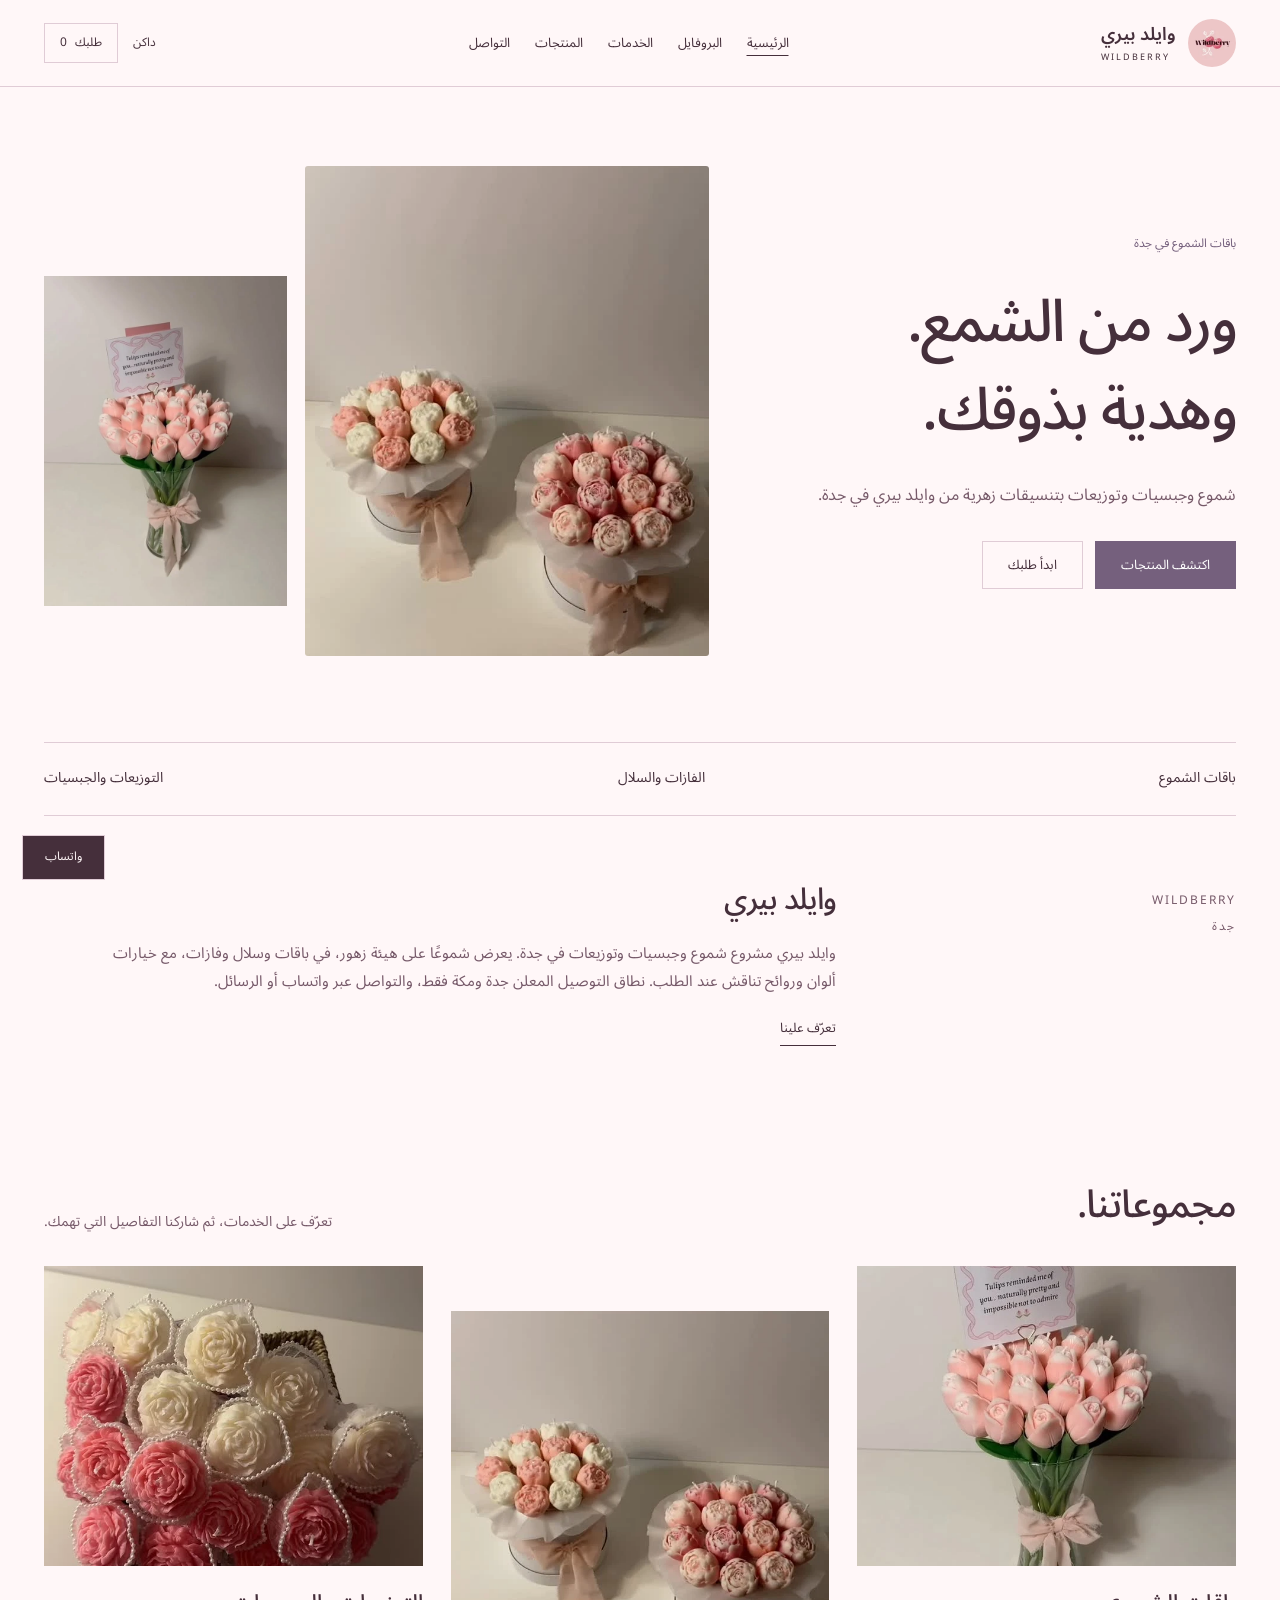
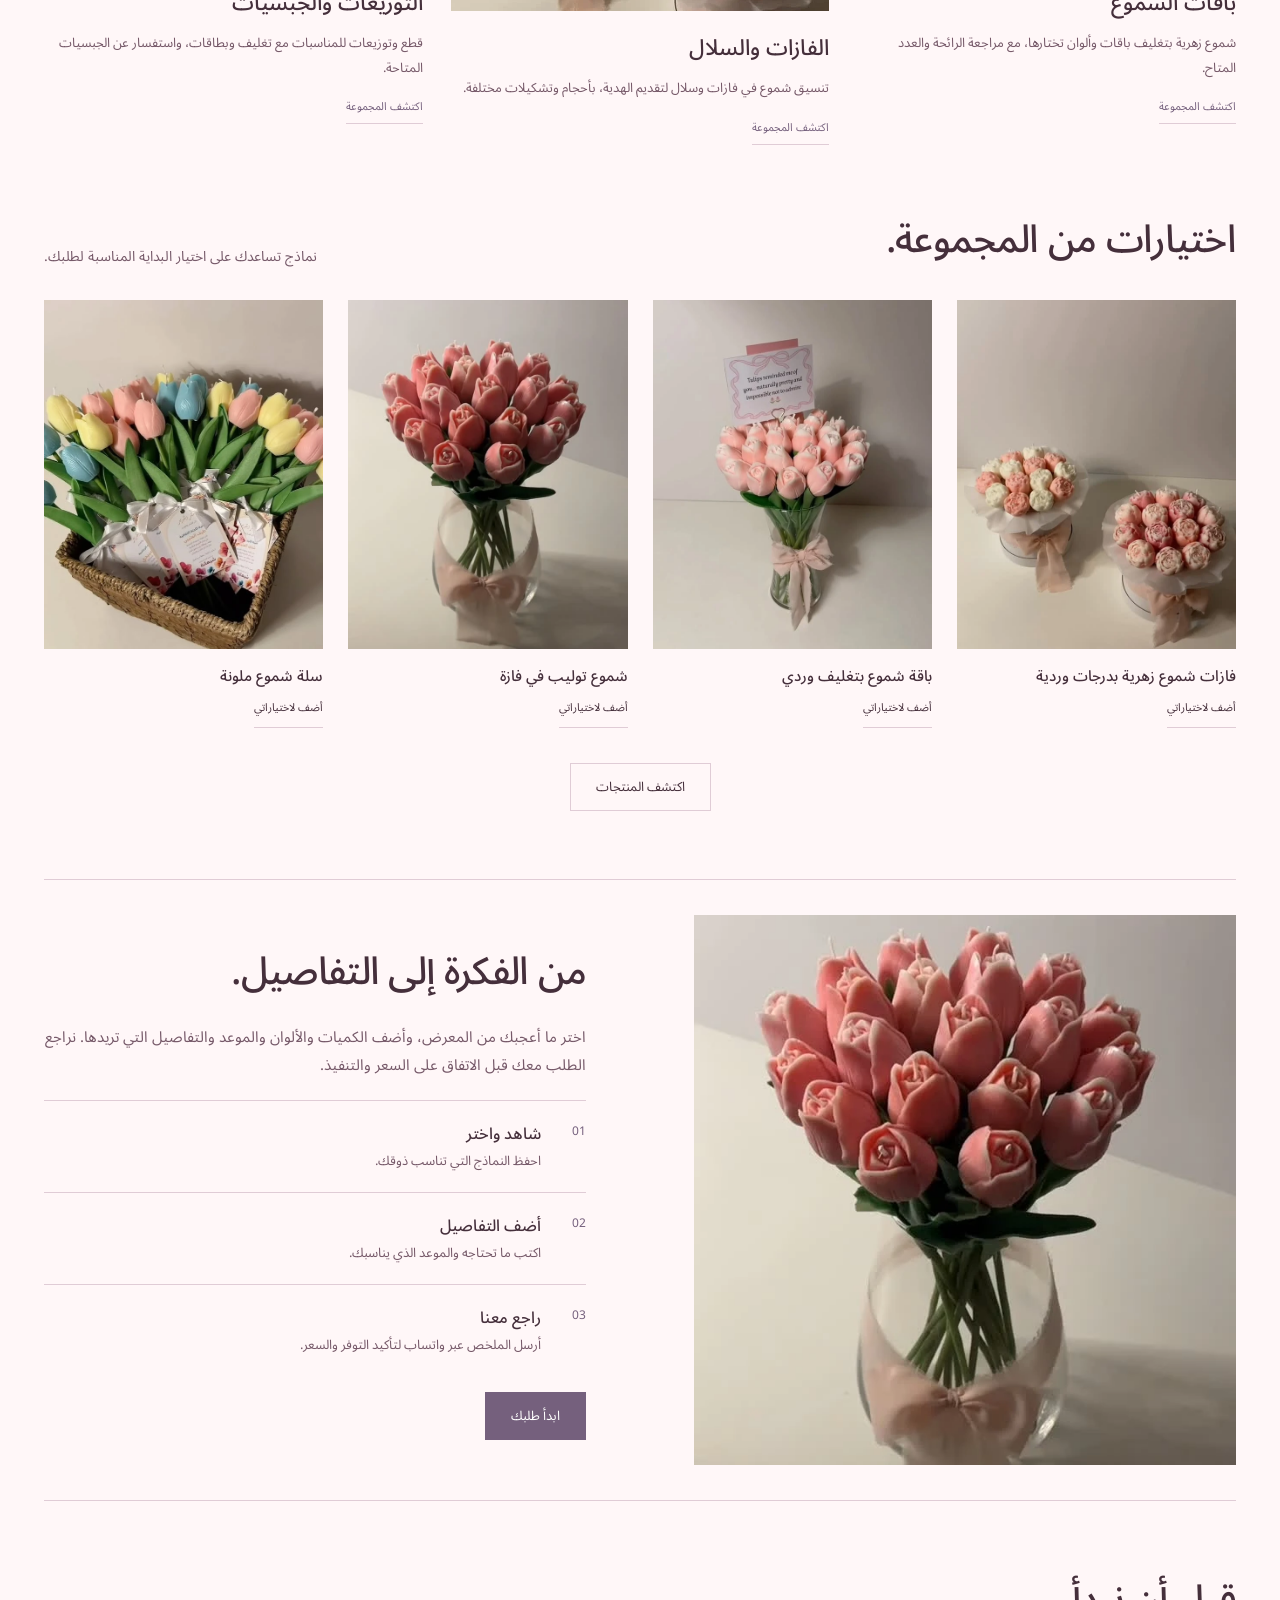
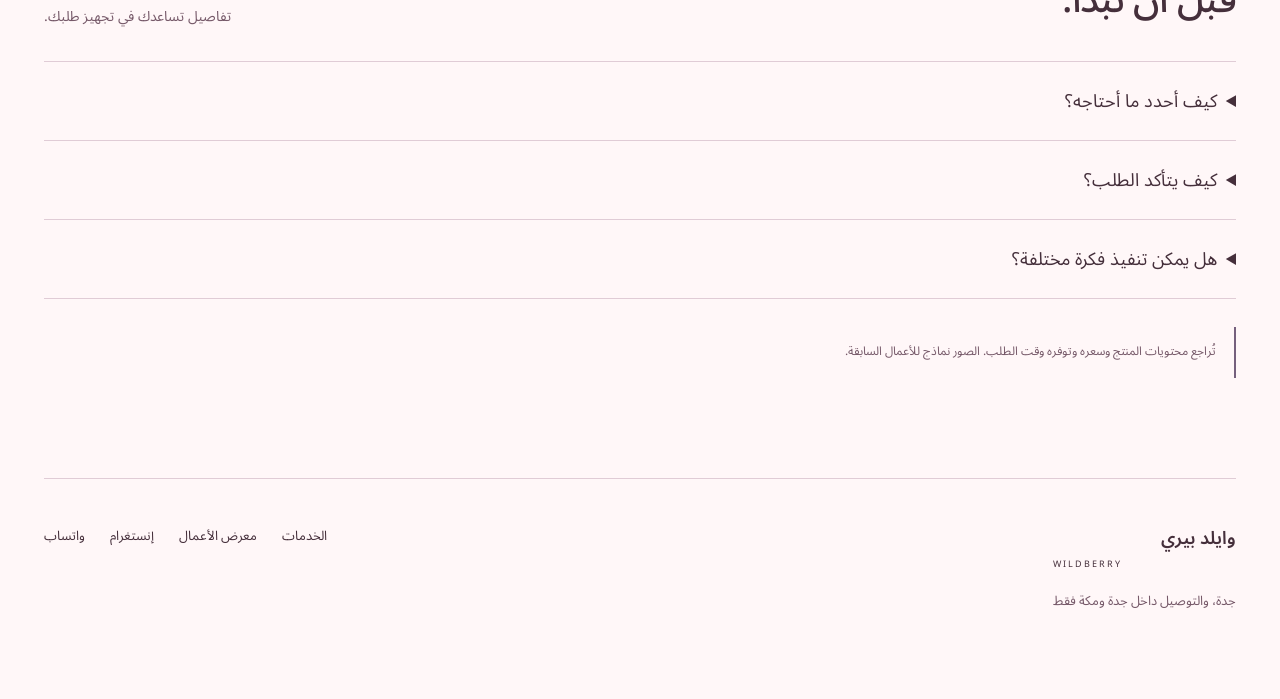
<file: index.html>
<!doctype html><html lang="ar" dir="rtl"><head><meta charset="utf-8"><meta name="viewport" content="width=device-width,initial-scale=1"><meta name="robots" content="noindex,nofollow"><title>الرئيسية | وايلد بيري</title><meta name="description" content="شموع وجبسيات وتوزيعات بتنسيقات زهرية من وايلد بيري في جدة."><meta name="theme-color" content="#f6f7f2"><link rel="icon" href="assets/favicon.svg"><link rel="stylesheet" href="assets/fonts/arabic.css"><link rel="stylesheet" href="assets/style.css"></head><body data-layout="wildberry" style="--brand:#75607d"><a class="skip" href="#main">انتقل للمحتوى</a><header><div class="nav wrap"><a class="brand brand-with-logo" href="index.html"><img src="assets/img/logo.webp" width="44" height="44" alt="هوية وايلد بيري"><span>وايلد بيري<small dir="ltr">WILDBERRY</small></span></a><nav id="navigation" aria-label="التنقل الرئيسي"><a href="index.html" aria-current=page>الرئيسية</a><a href="profile.html" >البروفايل</a><a href="services.html" >الخدمات</a><a href="work.html" >المنتجات</a><a href="contact.html" >التواصل</a></nav><div class="nav-actions"><button class="theme-toggle" data-theme-toggle>المظهر</button><a class="shortlist-link" href="request.html" aria-label="اختياراتي وطلب عرض السعر">طلبك <span class="count">0</span></a><button class="menu" aria-expanded="false" aria-controls="navigation">القائمة</button></div></div></header><main id="main"><section class="hero wrap"><div class="hero-copy"><p class="eyebrow">باقات الشموع في جدة</p><h1>ورد من الشمع.<br>وهدية بذوقك.</h1><p class="lead">شموع وجبسيات وتوزيعات بتنسيقات زهرية من وايلد بيري في جدة.</p><div class="hero-actions"><a class="button " href="work.html">اكتشف المنتجات</a><a class="button secondary" href="request.html">ابدأ طلبك</a></div></div><div class="hero-visual"><img class="" src="assets/img/07.webp" alt="فازات شموع زهرية بدرجات وردية" width="700" height="850" loading="eager" decoding="async"><div class="hero-secondary"><img class="" src="assets/img/02.webp" alt="باقة شموع بتغليف وردي" width="700" height="850" loading="eager" decoding="async"></div></div></section><div class="collection-nav wrap"><a href="bouquets.html">باقات الشموع</a><a href="vases.html">الفازات والسلال</a><a href="favors.html">التوزيعات والجبسيات</a></div><section class="intro-band wrap"><p class="identity-caption">WILDBERRY<br>جدة</p><div><h2>وايلد بيري</h2><p>وايلد بيري مشروع شموع وجبسيات وتوزيعات في جدة. يعرض شموعًا على هيئة زهور، في باقات وسلال وفازات، مع خيارات ألوان وروائح تناقش عند الطلب. نطاق التوصيل المعلن جدة ومكة فقط، والتواصل عبر واتساب أو الرسائل.</p><a class="text-link" href="profile.html">تعرّف علينا</a></div></section><section class="service-section wrap"><div class="section-heading"><h2>مجموعاتنا.</h2><p>تعرّف على الخدمات، ثم شاركنا التفاصيل التي تهمك.</p></div><div class="service-grid"><a class="service-card" href="bouquets.html"><div class="service-thumb"><img class="" src="assets/img/02.webp" alt="باقة شموع بتغليف وردي" width="700" height="850" loading="lazy" decoding="async"></div><div><h3>باقات الشموع</h3><p>شموع زهرية بتغليف باقات وألوان تختارها، مع مراجعة الرائحة والعدد المتاح.</p><span>اكتشف المجموعة</span></div></a><a class="service-card" href="vases.html"><div class="service-thumb"><img class="" src="assets/img/07.webp" alt="فازات شموع زهرية بدرجات وردية" width="700" height="850" loading="lazy" decoding="async"></div><div><h3>الفازات والسلال</h3><p>تنسيق شموع في فازات وسلال لتقديم الهدية، بأحجام وتشكيلات مختلفة.</p><span>اكتشف المجموعة</span></div></a><a class="service-card" href="favors.html"><div class="service-thumb"><img class="" src="assets/img/10.webp" alt="تشكيلة شموع بشكل ورد" width="700" height="850" loading="lazy" decoding="async"></div><div><h3>التوزيعات والجبسيات</h3><p>قطع وتوزيعات للمناسبات مع تغليف وبطاقات، واستفسار عن الجبسيات المتاحة.</p><span>اكتشف المجموعة</span></div></a></div></section><section class="featured wrap"><div class="section-heading"><h2>اختيارات من المجموعة.</h2><p>نماذج تساعدك على اختيار البداية المناسبة لطلبك.</p></div><div class="work-grid"><article class="work" data-category="vases" data-search="فازات شموع زهرية بدرجات وردية"><button class="image-button" data-open="wildberry-candles-jeddah-0" aria-label="عرض فازات شموع زهرية بدرجات وردية"><img class="" src="assets/img/07.webp" alt="فازات شموع زهرية بدرجات وردية" width="700" height="850" loading="lazy" decoding="async"></button><div class="work-bottom"><h3>فازات شموع زهرية بدرجات وردية</h3><button class="save" data-save="wildberry-candles-jeddah-0" aria-pressed="false">أضف لاختياراتي</button></div></article><article class="work" data-category="bouquets" data-search="باقة شموع بتغليف وردي"><button class="image-button" data-open="wildberry-candles-jeddah-1" aria-label="عرض باقة شموع بتغليف وردي"><img class="" src="assets/img/02.webp" alt="باقة شموع بتغليف وردي" width="700" height="850" loading="lazy" decoding="async"></button><div class="work-bottom"><h3>باقة شموع بتغليف وردي</h3><button class="save" data-save="wildberry-candles-jeddah-1" aria-pressed="false">أضف لاختياراتي</button></div></article><article class="work" data-category="vases" data-search="شموع توليب في فازة"><button class="image-button" data-open="wildberry-candles-jeddah-2" aria-label="عرض شموع توليب في فازة"><img class="" src="assets/img/04.webp" alt="شموع توليب في فازة" width="700" height="850" loading="lazy" decoding="async"></button><div class="work-bottom"><h3>شموع توليب في فازة</h3><button class="save" data-save="wildberry-candles-jeddah-2" aria-pressed="false">أضف لاختياراتي</button></div></article><article class="work" data-category="vases" data-search="سلة شموع ملونة"><button class="image-button" data-open="wildberry-candles-jeddah-3" aria-label="عرض سلة شموع ملونة"><img class="" src="assets/img/08.webp" alt="سلة شموع ملونة" width="700" height="850" loading="lazy" decoding="async"></button><div class="work-bottom"><h3>سلة شموع ملونة</h3><button class="save" data-save="wildberry-candles-jeddah-3" aria-pressed="false">أضف لاختياراتي</button></div></article></div><div class="gallery-more"><a class="button secondary" href="work.html">اكتشف المنتجات</a></div></section><section class="feature-story wrap"><div><img class="" src="assets/img/04.webp" alt="شموع توليب في فازة" width="700" height="850" loading="lazy" decoding="async"></div><div class="story-copy"><h2>من الفكرة إلى التفاصيل.</h2><p>اختر ما أعجبك من المعرض، وأضف الكميات والألوان والموعد والتفاصيل التي تريدها. نراجع الطلب معك قبل الاتفاق على السعر والتنفيذ.</p><ol><li><strong>شاهد واختر</strong><span>احفظ النماذج التي تناسب ذوقك.</span></li><li><strong>أضف التفاصيل</strong><span>اكتب ما تحتاجه والموعد الذي يناسبك.</span></li><li><strong>راجع معنا</strong><span>أرسل الملخص عبر واتساب لتأكيد التوفر والسعر.</span></li></ol><a class="button " href="request.html">ابدأ طلبك</a></div></section><section class="faq wrap"><div class="section-heading"><h2>قبل أن نبدأ.</h2><p>تفاصيل تساعدك في تجهيز طلبك.</p></div><details><summary>كيف أحدد ما أحتاجه؟</summary><p>ابدأ بمعرض الأعمال واحفظ النماذج التي أعجبتك. أضف نوع الخدمة والموعد والموقع وأي تفاصيل خاصة بالفكرة.</p></details><details><summary>كيف يتأكد الطلب؟</summary><p>الاختيارات مرجع لطلبك. يُؤكّد التوفر والسعر والموعد بعد مراجعة التفاصيل عبر واتساب.</p></details><details><summary>هل يمكن تنفيذ فكرة مختلفة؟</summary><p>أرسل وصف الفكرة مع الألوان أو عدد القطع. تناقش الخيارات وإمكان التنفيذ مباشرة قبل الاتفاق.</p></details></section><p class="wrap notice">تُراجع محتويات المنتج وسعره وتوفره وقت الطلب. الصور نماذج للأعمال السابقة.</p></main><footer class="wrap"><div><a class="brand" href="index.html">وايلد بيري<small dir="ltr">WILDBERRY</small></a><p>جدة، والتوصيل داخل جدة ومكة فقط</p></div><div class="footer-links"><a href="services.html">الخدمات</a><a href="work.html">معرض الأعمال</a><a href="https://www.instagram.com/wildberry.sa1/" target="_blank" rel="noopener">إنستغرام</a><a href="https://wa.me/966530322715" target="_blank" rel="noopener">واتساب</a></div></footer><a class="whatsapp" href="https://wa.me/966530322715" target="_blank" rel="noopener" aria-label="تواصل عبر واتساب">واتساب</a><dialog id="viewer" aria-labelledby="viewer-title"><button class="close" aria-label="إغلاق المعرض">إغلاق</button><div class="viewer-body"><img id="viewer-image" alt=""><div><h2 id="viewer-title"></h2><p>احفظ هذا النموذج ضمن اختياراتك، ثم أضف تفاصيل طلبك.</p><button class="button" id="viewer-save">أضف لاختياراتي</button><a class="text-link" href="request.html">أكمل تفاصيل الطلب</a></div></div></dialog><div class="toast" role="status" aria-live="polite"></div><script type="application/json" id="site-data">{"key": "wildberry.sa1", "slug": "wildberry-candles-jeddah", "name": "وايلد بيري", "en": "WILDBERRY", "phone": "966530322715", "city": "جدة", "location": "جدة، والتوصيل داخل جدة ومكة فقط", "layout": "wildberry", "title": "ورد من الشمع.\nوهدية بذوقك.", "desc": "شموع وجبسيات وتوزيعات بتنسيقات زهرية من وايلد بيري في جدة.", "about": "وايلد بيري مشروع شموع وجبسيات وتوزيعات في جدة. يعرض شموعًا على هيئة زهور، في باقات وسلال وفازات، مع خيارات ألوان وروائح تناقش عند الطلب. نطاق التوصيل المعلن جدة ومكة فقط، والتواصل عبر واتساب أو الرسائل.", "hero": 7, "services": [{"id": "bouquets", "name": "باقات الشموع", "desc": "شموع زهرية بتغليف باقات وألوان تختارها، مع مراجعة الرائحة والعدد المتاح."}, {"id": "vases", "name": "الفازات والسلال", "desc": "تنسيق شموع في فازات وسلال لتقديم الهدية، بأحجام وتشكيلات مختلفة."}, {"id": "favors", "name": "التوزيعات والجبسيات", "desc": "قطع وتوزيعات للمناسبات مع تغليف وبطاقات، واستفسار عن الجبسيات المتاحة."}], "works": [{"id": "wildberry-candles-jeddah-0", "image": "07.webp", "name": "فازات شموع زهرية بدرجات وردية", "category": "vases"}, {"id": "wildberry-candles-jeddah-1", "image": "02.webp", "name": "باقة شموع بتغليف وردي", "category": "bouquets"}, {"id": "wildberry-candles-jeddah-2", "image": "04.webp", "name": "شموع توليب في فازة", "category": "vases"}, {"id": "wildberry-candles-jeddah-3", "image": "08.webp", "name": "سلة شموع ملونة", "category": "vases"}, {"id": "wildberry-candles-jeddah-4", "image": "06.webp", "name": "باقة شموع صغيرة", "category": "bouquets"}, {"id": "wildberry-candles-jeddah-5", "image": "10.webp", "name": "تشكيلة شموع بشكل ورد", "category": "favors"}, {"id": "wildberry-candles-jeddah-6", "image": "11.webp", "name": "توزيعة مغلفة للمناسبة", "category": "favors"}, {"id": "wildberry-candles-jeddah-7", "image": "01.webp", "name": "تنسيق شموع بألوان متعددة", "category": "vases"}], "fields": ["نوع التنسيق وحجمه", "الألوان والرائحة", "العدد وعبارة البطاقة", "التوصيل إلى جدة أو مكة"], "accent": "#75607d", "map": "", "instagram": "https://www.instagram.com/wildberry.sa1/", "socialLabel": "إنستغرام", "sector": "باقات الشموع", "noCalls": false, "extraSocial": [{"label": "تيك توك", "url": "https://www.tiktok.com/@wildberry.sa1"}], "notice": "تُراجع محتويات المنتج وسعره وتوفره وقت الطلب. الصور نماذج للأعمال السابقة.", "workLabel": "المنتجات والأعمال"}</script><script src="assets/app.js?v=342fe3c98adf" defer></script></body></html>
</file>
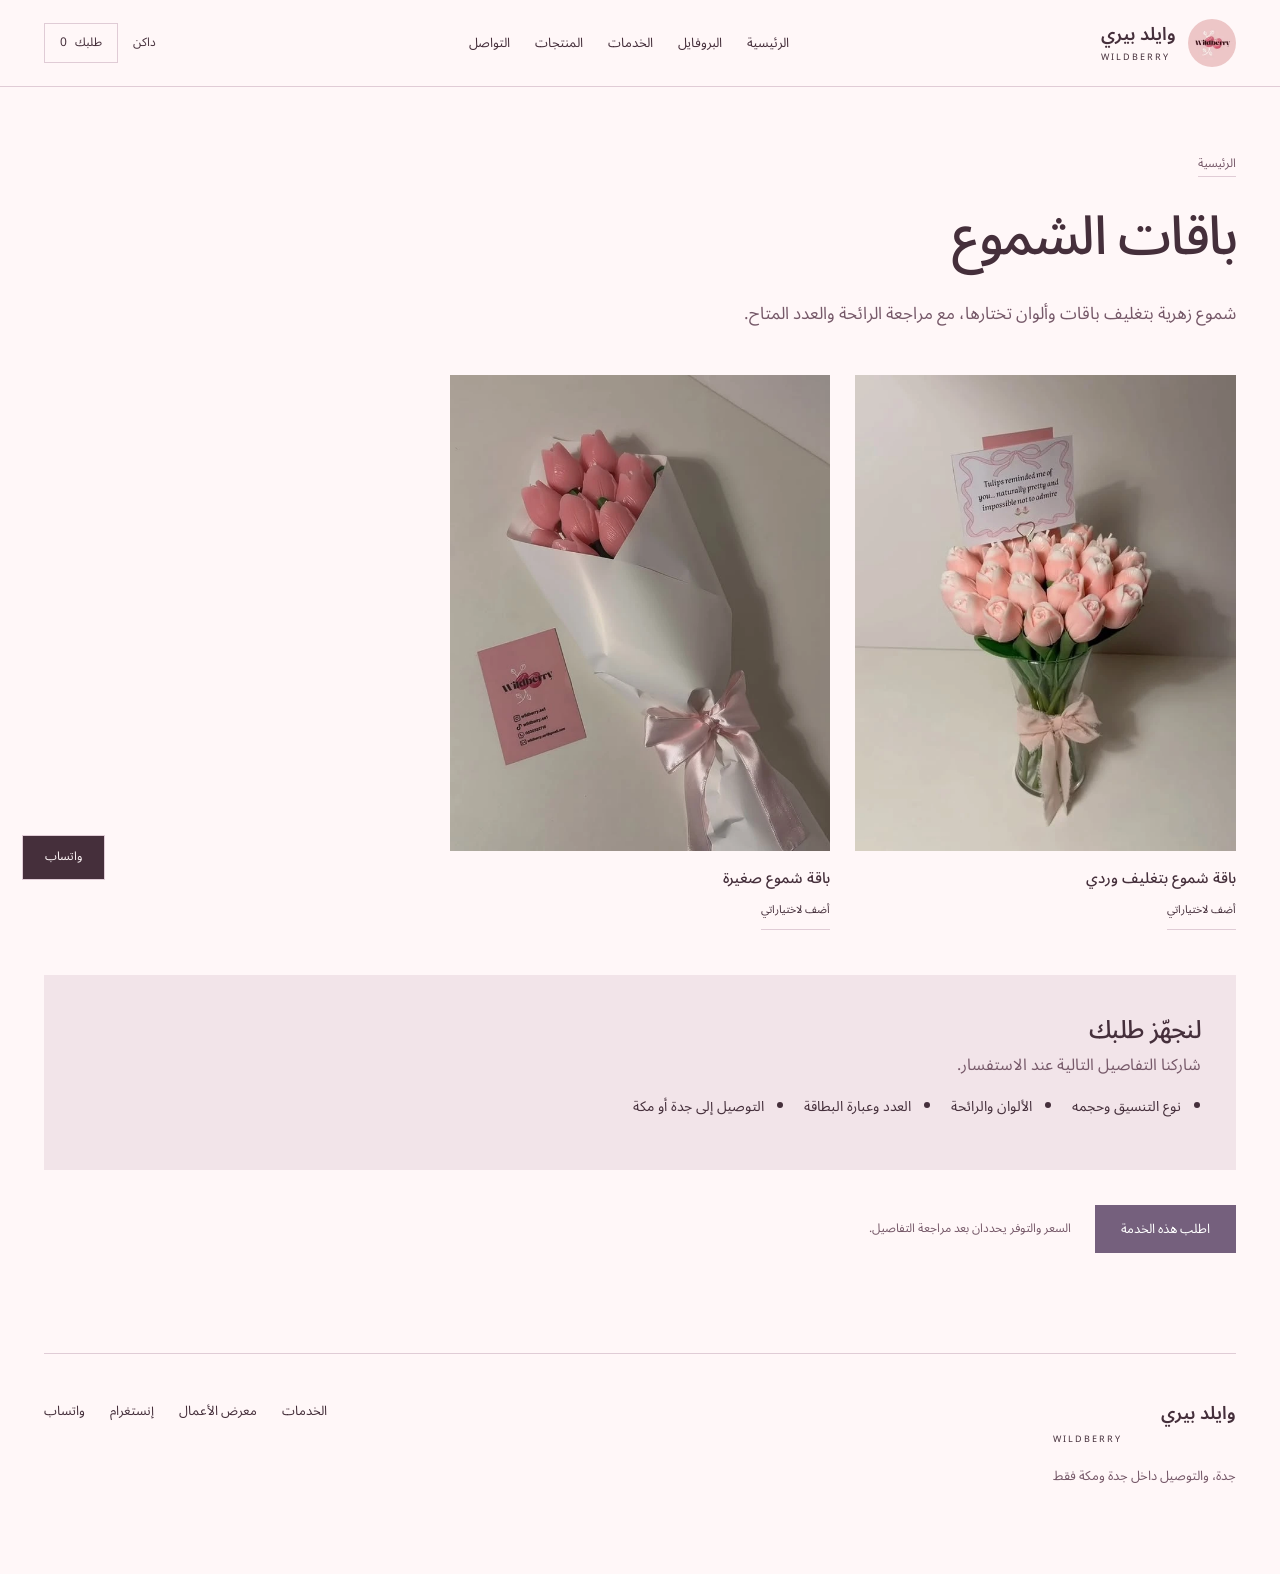
<file: bouquets.html>
<!doctype html><html lang="ar" dir="rtl"><head><meta charset="utf-8"><meta name="viewport" content="width=device-width,initial-scale=1"><meta name="robots" content="noindex,nofollow"><title>باقات الشموع | وايلد بيري</title><meta name="description" content="شموع وجبسيات وتوزيعات بتنسيقات زهرية من وايلد بيري في جدة."><meta name="theme-color" content="#f6f7f2"><link rel="icon" href="assets/favicon.svg"><link rel="stylesheet" href="assets/fonts/arabic.css"><link rel="stylesheet" href="assets/style.css"></head><body data-layout="wildberry" style="--brand:#75607d"><a class="skip" href="#main">انتقل للمحتوى</a><header><div class="nav wrap"><a class="brand brand-with-logo" href="index.html"><img src="assets/img/logo.webp" width="44" height="44" alt="هوية وايلد بيري"><span>وايلد بيري<small dir="ltr">WILDBERRY</small></span></a><nav id="navigation" aria-label="التنقل الرئيسي"><a href="index.html" >الرئيسية</a><a href="profile.html" >البروفايل</a><a href="services.html" >الخدمات</a><a href="work.html" >المنتجات</a><a href="contact.html" >التواصل</a></nav><div class="nav-actions"><button class="theme-toggle" data-theme-toggle>المظهر</button><a class="shortlist-link" href="request.html" aria-label="اختياراتي وطلب عرض السعر">طلبك <span class="count">0</span></a><button class="menu" aria-expanded="false" aria-controls="navigation">القائمة</button></div></div></header><main id="main"><section class="wrap"><div class="page-heading"><a class="breadcrumb" href="index.html">الرئيسية</a><h1>باقات الشموع</h1><p>شموع زهرية بتغليف باقات وألوان تختارها، مع مراجعة الرائحة والعدد المتاح.</p></div><div class="work-grid"><article class="work" data-category="bouquets" data-search="باقة شموع بتغليف وردي"><button class="image-button" data-open="wildberry-candles-jeddah-1" aria-label="عرض باقة شموع بتغليف وردي"><img class="" src="assets/img/02.webp" alt="باقة شموع بتغليف وردي" width="700" height="850" loading="lazy" decoding="async"></button><div class="work-bottom"><h3>باقة شموع بتغليف وردي</h3><button class="save" data-save="wildberry-candles-jeddah-1" aria-pressed="false">أضف لاختياراتي</button></div></article><article class="work" data-category="bouquets" data-search="باقة شموع صغيرة"><button class="image-button" data-open="wildberry-candles-jeddah-4" aria-label="عرض باقة شموع صغيرة"><img class="" src="assets/img/06.webp" alt="باقة شموع صغيرة" width="700" height="850" loading="lazy" decoding="async"></button><div class="work-bottom"><h3>باقة شموع صغيرة</h3><button class="save" data-save="wildberry-candles-jeddah-4" aria-pressed="false">أضف لاختياراتي</button></div></article></div><div class="service-prep"><h2>لنجهّز طلبك</h2><p>شاركنا التفاصيل التالية عند الاستفسار.</p><ul><li>نوع التنسيق وحجمه</li><li>الألوان والرائحة</li><li>العدد وعبارة البطاقة</li><li>التوصيل إلى جدة أو مكة</li></ul></div><div class="service-request"><a class="button " href="request.html?service=bouquets">اطلب هذه الخدمة</a><p>السعر والتوفر يحددان بعد مراجعة التفاصيل.</p></div></section></main><footer class="wrap"><div><a class="brand" href="index.html">وايلد بيري<small dir="ltr">WILDBERRY</small></a><p>جدة، والتوصيل داخل جدة ومكة فقط</p></div><div class="footer-links"><a href="services.html">الخدمات</a><a href="work.html">معرض الأعمال</a><a href="https://www.instagram.com/wildberry.sa1/" target="_blank" rel="noopener">إنستغرام</a><a href="https://wa.me/966530322715" target="_blank" rel="noopener">واتساب</a></div></footer><a class="whatsapp" href="https://wa.me/966530322715" target="_blank" rel="noopener" aria-label="تواصل عبر واتساب">واتساب</a><dialog id="viewer" aria-labelledby="viewer-title"><button class="close" aria-label="إغلاق المعرض">إغلاق</button><div class="viewer-body"><img id="viewer-image" alt=""><div><h2 id="viewer-title"></h2><p>احفظ هذا النموذج ضمن اختياراتك، ثم أضف تفاصيل طلبك.</p><button class="button" id="viewer-save">أضف لاختياراتي</button><a class="text-link" href="request.html">أكمل تفاصيل الطلب</a></div></div></dialog><div class="toast" role="status" aria-live="polite"></div><script type="application/json" id="site-data">{"key": "wildberry.sa1", "slug": "wildberry-candles-jeddah", "name": "وايلد بيري", "en": "WILDBERRY", "phone": "966530322715", "city": "جدة", "location": "جدة، والتوصيل داخل جدة ومكة فقط", "layout": "wildberry", "title": "ورد من الشمع.\nوهدية بذوقك.", "desc": "شموع وجبسيات وتوزيعات بتنسيقات زهرية من وايلد بيري في جدة.", "about": "وايلد بيري مشروع شموع وجبسيات وتوزيعات في جدة. يعرض شموعًا على هيئة زهور، في باقات وسلال وفازات، مع خيارات ألوان وروائح تناقش عند الطلب. نطاق التوصيل المعلن جدة ومكة فقط، والتواصل عبر واتساب أو الرسائل.", "hero": 7, "services": [{"id": "bouquets", "name": "باقات الشموع", "desc": "شموع زهرية بتغليف باقات وألوان تختارها، مع مراجعة الرائحة والعدد المتاح."}, {"id": "vases", "name": "الفازات والسلال", "desc": "تنسيق شموع في فازات وسلال لتقديم الهدية، بأحجام وتشكيلات مختلفة."}, {"id": "favors", "name": "التوزيعات والجبسيات", "desc": "قطع وتوزيعات للمناسبات مع تغليف وبطاقات، واستفسار عن الجبسيات المتاحة."}], "works": [{"id": "wildberry-candles-jeddah-0", "image": "07.webp", "name": "فازات شموع زهرية بدرجات وردية", "category": "vases"}, {"id": "wildberry-candles-jeddah-1", "image": "02.webp", "name": "باقة شموع بتغليف وردي", "category": "bouquets"}, {"id": "wildberry-candles-jeddah-2", "image": "04.webp", "name": "شموع توليب في فازة", "category": "vases"}, {"id": "wildberry-candles-jeddah-3", "image": "08.webp", "name": "سلة شموع ملونة", "category": "vases"}, {"id": "wildberry-candles-jeddah-4", "image": "06.webp", "name": "باقة شموع صغيرة", "category": "bouquets"}, {"id": "wildberry-candles-jeddah-5", "image": "10.webp", "name": "تشكيلة شموع بشكل ورد", "category": "favors"}, {"id": "wildberry-candles-jeddah-6", "image": "11.webp", "name": "توزيعة مغلفة للمناسبة", "category": "favors"}, {"id": "wildberry-candles-jeddah-7", "image": "01.webp", "name": "تنسيق شموع بألوان متعددة", "category": "vases"}], "fields": ["نوع التنسيق وحجمه", "الألوان والرائحة", "العدد وعبارة البطاقة", "التوصيل إلى جدة أو مكة"], "accent": "#75607d", "map": "", "instagram": "https://www.instagram.com/wildberry.sa1/", "socialLabel": "إنستغرام", "sector": "باقات الشموع", "noCalls": false, "extraSocial": [{"label": "تيك توك", "url": "https://www.tiktok.com/@wildberry.sa1"}], "notice": "تُراجع محتويات المنتج وسعره وتوفره وقت الطلب. الصور نماذج للأعمال السابقة.", "workLabel": "المنتجات والأعمال"}</script><script src="assets/app.js?v=342fe3c98adf" defer></script></body></html>
</file>
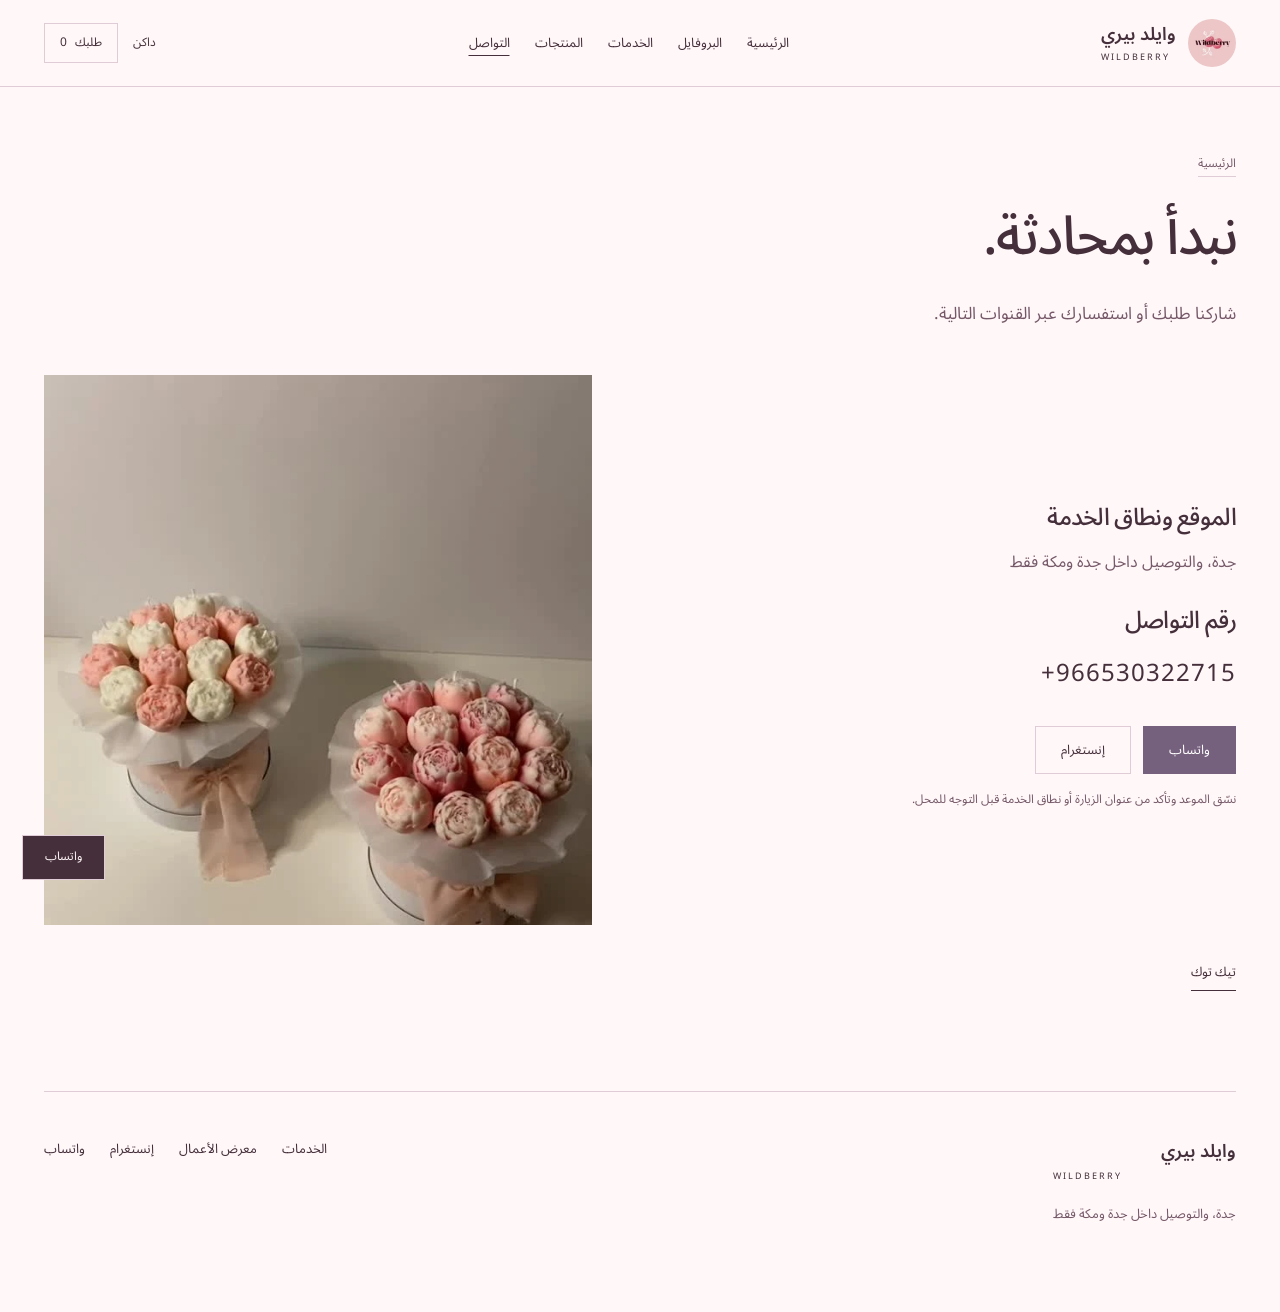
<file: contact.html>
<!doctype html><html lang="ar" dir="rtl"><head><meta charset="utf-8"><meta name="viewport" content="width=device-width,initial-scale=1"><meta name="robots" content="noindex,nofollow"><title>التواصل | وايلد بيري</title><meta name="description" content="شموع وجبسيات وتوزيعات بتنسيقات زهرية من وايلد بيري في جدة."><meta name="theme-color" content="#f6f7f2"><link rel="icon" href="assets/favicon.svg"><link rel="stylesheet" href="assets/fonts/arabic.css"><link rel="stylesheet" href="assets/style.css"></head><body data-layout="wildberry" style="--brand:#75607d"><a class="skip" href="#main">انتقل للمحتوى</a><header><div class="nav wrap"><a class="brand brand-with-logo" href="index.html"><img src="assets/img/logo.webp" width="44" height="44" alt="هوية وايلد بيري"><span>وايلد بيري<small dir="ltr">WILDBERRY</small></span></a><nav id="navigation" aria-label="التنقل الرئيسي"><a href="index.html" >الرئيسية</a><a href="profile.html" >البروفايل</a><a href="services.html" >الخدمات</a><a href="work.html" >المنتجات</a><a href="contact.html" aria-current=page>التواصل</a></nav><div class="nav-actions"><button class="theme-toggle" data-theme-toggle>المظهر</button><a class="shortlist-link" href="request.html" aria-label="اختياراتي وطلب عرض السعر">طلبك <span class="count">0</span></a><button class="menu" aria-expanded="false" aria-controls="navigation">القائمة</button></div></div></header><main id="main"><section class="wrap"><div class="page-heading"><a class="breadcrumb" href="index.html">الرئيسية</a><h1>نبدأ بمحادثة.</h1><p>شاركنا طلبك أو استفسارك عبر القنوات التالية.</p></div><div class="contact-grid"><div class="contact-copy"><h2>الموقع ونطاق الخدمة</h2><p>جدة، والتوصيل داخل جدة ومكة فقط</p><h2>رقم التواصل</h2><a class="phone" dir="ltr" href="tel:+966530322715">+966530322715</a><div class="hero-actions"><a class="button " href="https://wa.me/966530322715">واتساب</a><a class="button secondary" href="https://www.instagram.com/wildberry.sa1/">إنستغرام</a></div><p class="small">نسّق الموعد وتأكد من عنوان الزيارة أو نطاق الخدمة قبل التوجه للمحل.</p></div><div><img class="" src="assets/img/07.webp" alt="فازات شموع زهرية بدرجات وردية" width="700" height="850" loading="eager" decoding="async"></div></div></section><div class="wrap extra-social"><a class="text-link" href="https://www.tiktok.com/@wildberry.sa1">تيك توك</a></div></main><footer class="wrap"><div><a class="brand" href="index.html">وايلد بيري<small dir="ltr">WILDBERRY</small></a><p>جدة، والتوصيل داخل جدة ومكة فقط</p></div><div class="footer-links"><a href="services.html">الخدمات</a><a href="work.html">معرض الأعمال</a><a href="https://www.instagram.com/wildberry.sa1/" target="_blank" rel="noopener">إنستغرام</a><a href="https://wa.me/966530322715" target="_blank" rel="noopener">واتساب</a></div></footer><a class="whatsapp" href="https://wa.me/966530322715" target="_blank" rel="noopener" aria-label="تواصل عبر واتساب">واتساب</a><dialog id="viewer" aria-labelledby="viewer-title"><button class="close" aria-label="إغلاق المعرض">إغلاق</button><div class="viewer-body"><img id="viewer-image" alt=""><div><h2 id="viewer-title"></h2><p>احفظ هذا النموذج ضمن اختياراتك، ثم أضف تفاصيل طلبك.</p><button class="button" id="viewer-save">أضف لاختياراتي</button><a class="text-link" href="request.html">أكمل تفاصيل الطلب</a></div></div></dialog><div class="toast" role="status" aria-live="polite"></div><script type="application/json" id="site-data">{"key": "wildberry.sa1", "slug": "wildberry-candles-jeddah", "name": "وايلد بيري", "en": "WILDBERRY", "phone": "966530322715", "city": "جدة", "location": "جدة، والتوصيل داخل جدة ومكة فقط", "layout": "wildberry", "title": "ورد من الشمع.\nوهدية بذوقك.", "desc": "شموع وجبسيات وتوزيعات بتنسيقات زهرية من وايلد بيري في جدة.", "about": "وايلد بيري مشروع شموع وجبسيات وتوزيعات في جدة. يعرض شموعًا على هيئة زهور، في باقات وسلال وفازات، مع خيارات ألوان وروائح تناقش عند الطلب. نطاق التوصيل المعلن جدة ومكة فقط، والتواصل عبر واتساب أو الرسائل.", "hero": 7, "services": [{"id": "bouquets", "name": "باقات الشموع", "desc": "شموع زهرية بتغليف باقات وألوان تختارها، مع مراجعة الرائحة والعدد المتاح."}, {"id": "vases", "name": "الفازات والسلال", "desc": "تنسيق شموع في فازات وسلال لتقديم الهدية، بأحجام وتشكيلات مختلفة."}, {"id": "favors", "name": "التوزيعات والجبسيات", "desc": "قطع وتوزيعات للمناسبات مع تغليف وبطاقات، واستفسار عن الجبسيات المتاحة."}], "works": [{"id": "wildberry-candles-jeddah-0", "image": "07.webp", "name": "فازات شموع زهرية بدرجات وردية", "category": "vases"}, {"id": "wildberry-candles-jeddah-1", "image": "02.webp", "name": "باقة شموع بتغليف وردي", "category": "bouquets"}, {"id": "wildberry-candles-jeddah-2", "image": "04.webp", "name": "شموع توليب في فازة", "category": "vases"}, {"id": "wildberry-candles-jeddah-3", "image": "08.webp", "name": "سلة شموع ملونة", "category": "vases"}, {"id": "wildberry-candles-jeddah-4", "image": "06.webp", "name": "باقة شموع صغيرة", "category": "bouquets"}, {"id": "wildberry-candles-jeddah-5", "image": "10.webp", "name": "تشكيلة شموع بشكل ورد", "category": "favors"}, {"id": "wildberry-candles-jeddah-6", "image": "11.webp", "name": "توزيعة مغلفة للمناسبة", "category": "favors"}, {"id": "wildberry-candles-jeddah-7", "image": "01.webp", "name": "تنسيق شموع بألوان متعددة", "category": "vases"}], "fields": ["نوع التنسيق وحجمه", "الألوان والرائحة", "العدد وعبارة البطاقة", "التوصيل إلى جدة أو مكة"], "accent": "#75607d", "map": "", "instagram": "https://www.instagram.com/wildberry.sa1/", "socialLabel": "إنستغرام", "sector": "باقات الشموع", "noCalls": false, "extraSocial": [{"label": "تيك توك", "url": "https://www.tiktok.com/@wildberry.sa1"}], "notice": "تُراجع محتويات المنتج وسعره وتوفره وقت الطلب. الصور نماذج للأعمال السابقة.", "workLabel": "المنتجات والأعمال"}</script><script src="assets/app.js?v=342fe3c98adf" defer></script></body></html>
</file>
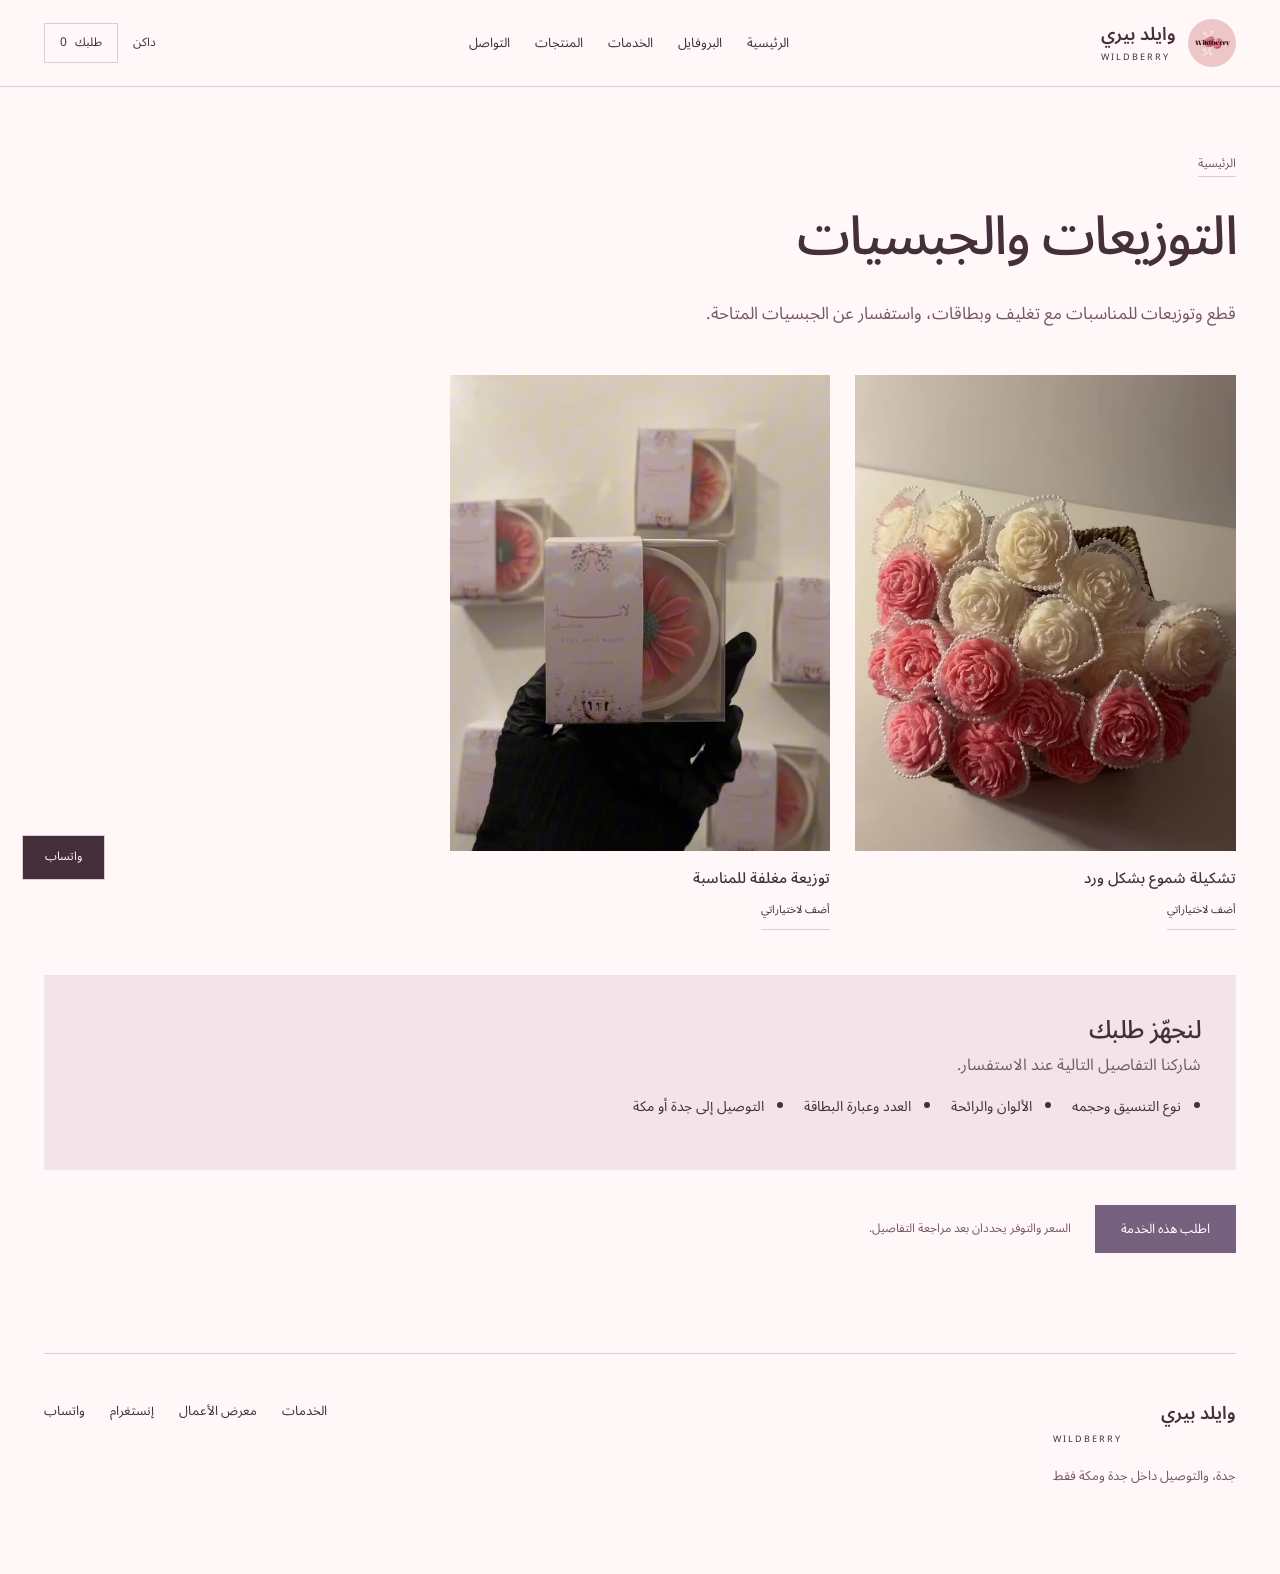
<file: favors.html>
<!doctype html><html lang="ar" dir="rtl"><head><meta charset="utf-8"><meta name="viewport" content="width=device-width,initial-scale=1"><meta name="robots" content="noindex,nofollow"><title>التوزيعات والجبسيات | وايلد بيري</title><meta name="description" content="شموع وجبسيات وتوزيعات بتنسيقات زهرية من وايلد بيري في جدة."><meta name="theme-color" content="#f6f7f2"><link rel="icon" href="assets/favicon.svg"><link rel="stylesheet" href="assets/fonts/arabic.css"><link rel="stylesheet" href="assets/style.css"></head><body data-layout="wildberry" style="--brand:#75607d"><a class="skip" href="#main">انتقل للمحتوى</a><header><div class="nav wrap"><a class="brand brand-with-logo" href="index.html"><img src="assets/img/logo.webp" width="44" height="44" alt="هوية وايلد بيري"><span>وايلد بيري<small dir="ltr">WILDBERRY</small></span></a><nav id="navigation" aria-label="التنقل الرئيسي"><a href="index.html" >الرئيسية</a><a href="profile.html" >البروفايل</a><a href="services.html" >الخدمات</a><a href="work.html" >المنتجات</a><a href="contact.html" >التواصل</a></nav><div class="nav-actions"><button class="theme-toggle" data-theme-toggle>المظهر</button><a class="shortlist-link" href="request.html" aria-label="اختياراتي وطلب عرض السعر">طلبك <span class="count">0</span></a><button class="menu" aria-expanded="false" aria-controls="navigation">القائمة</button></div></div></header><main id="main"><section class="wrap"><div class="page-heading"><a class="breadcrumb" href="index.html">الرئيسية</a><h1>التوزيعات والجبسيات</h1><p>قطع وتوزيعات للمناسبات مع تغليف وبطاقات، واستفسار عن الجبسيات المتاحة.</p></div><div class="work-grid"><article class="work" data-category="favors" data-search="تشكيلة شموع بشكل ورد"><button class="image-button" data-open="wildberry-candles-jeddah-5" aria-label="عرض تشكيلة شموع بشكل ورد"><img class="" src="assets/img/10.webp" alt="تشكيلة شموع بشكل ورد" width="700" height="850" loading="lazy" decoding="async"></button><div class="work-bottom"><h3>تشكيلة شموع بشكل ورد</h3><button class="save" data-save="wildberry-candles-jeddah-5" aria-pressed="false">أضف لاختياراتي</button></div></article><article class="work" data-category="favors" data-search="توزيعة مغلفة للمناسبة"><button class="image-button" data-open="wildberry-candles-jeddah-6" aria-label="عرض توزيعة مغلفة للمناسبة"><img class="" src="assets/img/11.webp" alt="توزيعة مغلفة للمناسبة" width="700" height="850" loading="lazy" decoding="async"></button><div class="work-bottom"><h3>توزيعة مغلفة للمناسبة</h3><button class="save" data-save="wildberry-candles-jeddah-6" aria-pressed="false">أضف لاختياراتي</button></div></article></div><div class="service-prep"><h2>لنجهّز طلبك</h2><p>شاركنا التفاصيل التالية عند الاستفسار.</p><ul><li>نوع التنسيق وحجمه</li><li>الألوان والرائحة</li><li>العدد وعبارة البطاقة</li><li>التوصيل إلى جدة أو مكة</li></ul></div><div class="service-request"><a class="button " href="request.html?service=favors">اطلب هذه الخدمة</a><p>السعر والتوفر يحددان بعد مراجعة التفاصيل.</p></div></section></main><footer class="wrap"><div><a class="brand" href="index.html">وايلد بيري<small dir="ltr">WILDBERRY</small></a><p>جدة، والتوصيل داخل جدة ومكة فقط</p></div><div class="footer-links"><a href="services.html">الخدمات</a><a href="work.html">معرض الأعمال</a><a href="https://www.instagram.com/wildberry.sa1/" target="_blank" rel="noopener">إنستغرام</a><a href="https://wa.me/966530322715" target="_blank" rel="noopener">واتساب</a></div></footer><a class="whatsapp" href="https://wa.me/966530322715" target="_blank" rel="noopener" aria-label="تواصل عبر واتساب">واتساب</a><dialog id="viewer" aria-labelledby="viewer-title"><button class="close" aria-label="إغلاق المعرض">إغلاق</button><div class="viewer-body"><img id="viewer-image" alt=""><div><h2 id="viewer-title"></h2><p>احفظ هذا النموذج ضمن اختياراتك، ثم أضف تفاصيل طلبك.</p><button class="button" id="viewer-save">أضف لاختياراتي</button><a class="text-link" href="request.html">أكمل تفاصيل الطلب</a></div></div></dialog><div class="toast" role="status" aria-live="polite"></div><script type="application/json" id="site-data">{"key": "wildberry.sa1", "slug": "wildberry-candles-jeddah", "name": "وايلد بيري", "en": "WILDBERRY", "phone": "966530322715", "city": "جدة", "location": "جدة، والتوصيل داخل جدة ومكة فقط", "layout": "wildberry", "title": "ورد من الشمع.\nوهدية بذوقك.", "desc": "شموع وجبسيات وتوزيعات بتنسيقات زهرية من وايلد بيري في جدة.", "about": "وايلد بيري مشروع شموع وجبسيات وتوزيعات في جدة. يعرض شموعًا على هيئة زهور، في باقات وسلال وفازات، مع خيارات ألوان وروائح تناقش عند الطلب. نطاق التوصيل المعلن جدة ومكة فقط، والتواصل عبر واتساب أو الرسائل.", "hero": 7, "services": [{"id": "bouquets", "name": "باقات الشموع", "desc": "شموع زهرية بتغليف باقات وألوان تختارها، مع مراجعة الرائحة والعدد المتاح."}, {"id": "vases", "name": "الفازات والسلال", "desc": "تنسيق شموع في فازات وسلال لتقديم الهدية، بأحجام وتشكيلات مختلفة."}, {"id": "favors", "name": "التوزيعات والجبسيات", "desc": "قطع وتوزيعات للمناسبات مع تغليف وبطاقات، واستفسار عن الجبسيات المتاحة."}], "works": [{"id": "wildberry-candles-jeddah-0", "image": "07.webp", "name": "فازات شموع زهرية بدرجات وردية", "category": "vases"}, {"id": "wildberry-candles-jeddah-1", "image": "02.webp", "name": "باقة شموع بتغليف وردي", "category": "bouquets"}, {"id": "wildberry-candles-jeddah-2", "image": "04.webp", "name": "شموع توليب في فازة", "category": "vases"}, {"id": "wildberry-candles-jeddah-3", "image": "08.webp", "name": "سلة شموع ملونة", "category": "vases"}, {"id": "wildberry-candles-jeddah-4", "image": "06.webp", "name": "باقة شموع صغيرة", "category": "bouquets"}, {"id": "wildberry-candles-jeddah-5", "image": "10.webp", "name": "تشكيلة شموع بشكل ورد", "category": "favors"}, {"id": "wildberry-candles-jeddah-6", "image": "11.webp", "name": "توزيعة مغلفة للمناسبة", "category": "favors"}, {"id": "wildberry-candles-jeddah-7", "image": "01.webp", "name": "تنسيق شموع بألوان متعددة", "category": "vases"}], "fields": ["نوع التنسيق وحجمه", "الألوان والرائحة", "العدد وعبارة البطاقة", "التوصيل إلى جدة أو مكة"], "accent": "#75607d", "map": "", "instagram": "https://www.instagram.com/wildberry.sa1/", "socialLabel": "إنستغرام", "sector": "باقات الشموع", "noCalls": false, "extraSocial": [{"label": "تيك توك", "url": "https://www.tiktok.com/@wildberry.sa1"}], "notice": "تُراجع محتويات المنتج وسعره وتوفره وقت الطلب. الصور نماذج للأعمال السابقة.", "workLabel": "المنتجات والأعمال"}</script><script src="assets/app.js?v=342fe3c98adf" defer></script></body></html>
</file>
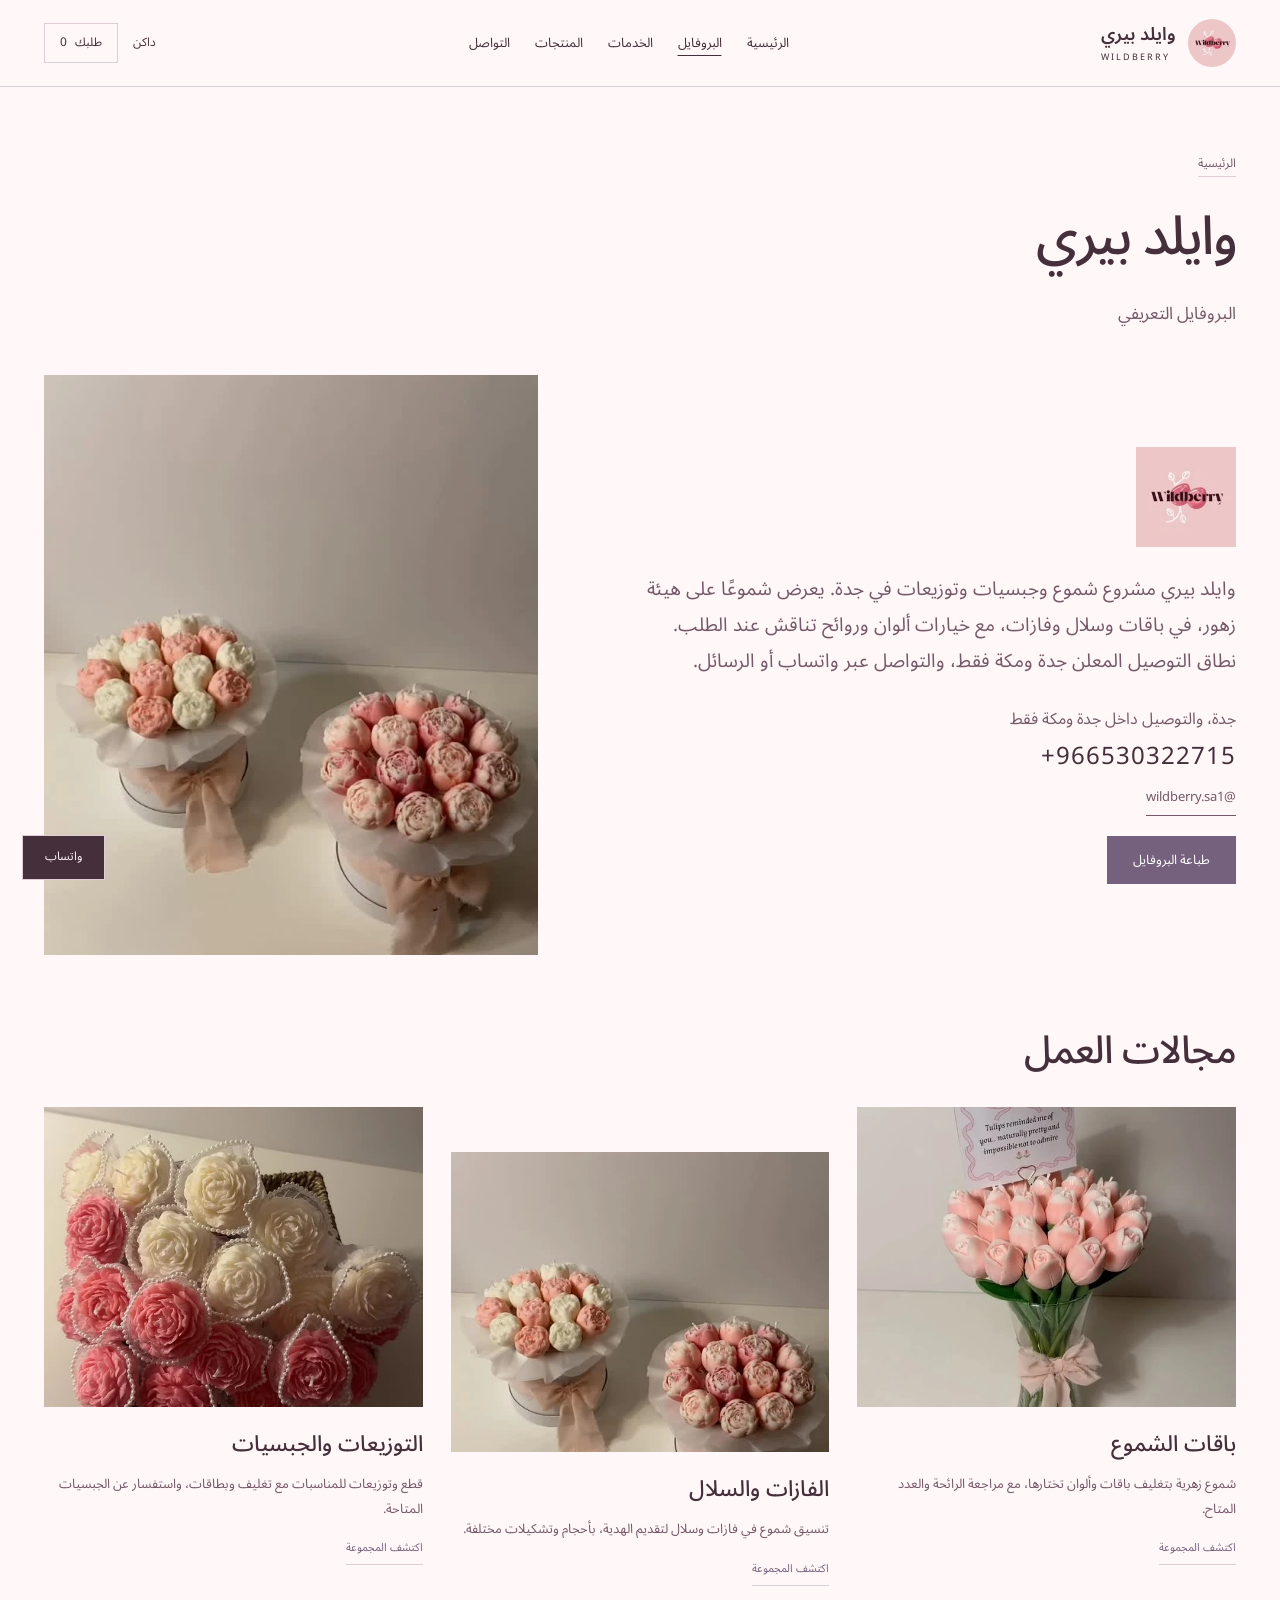
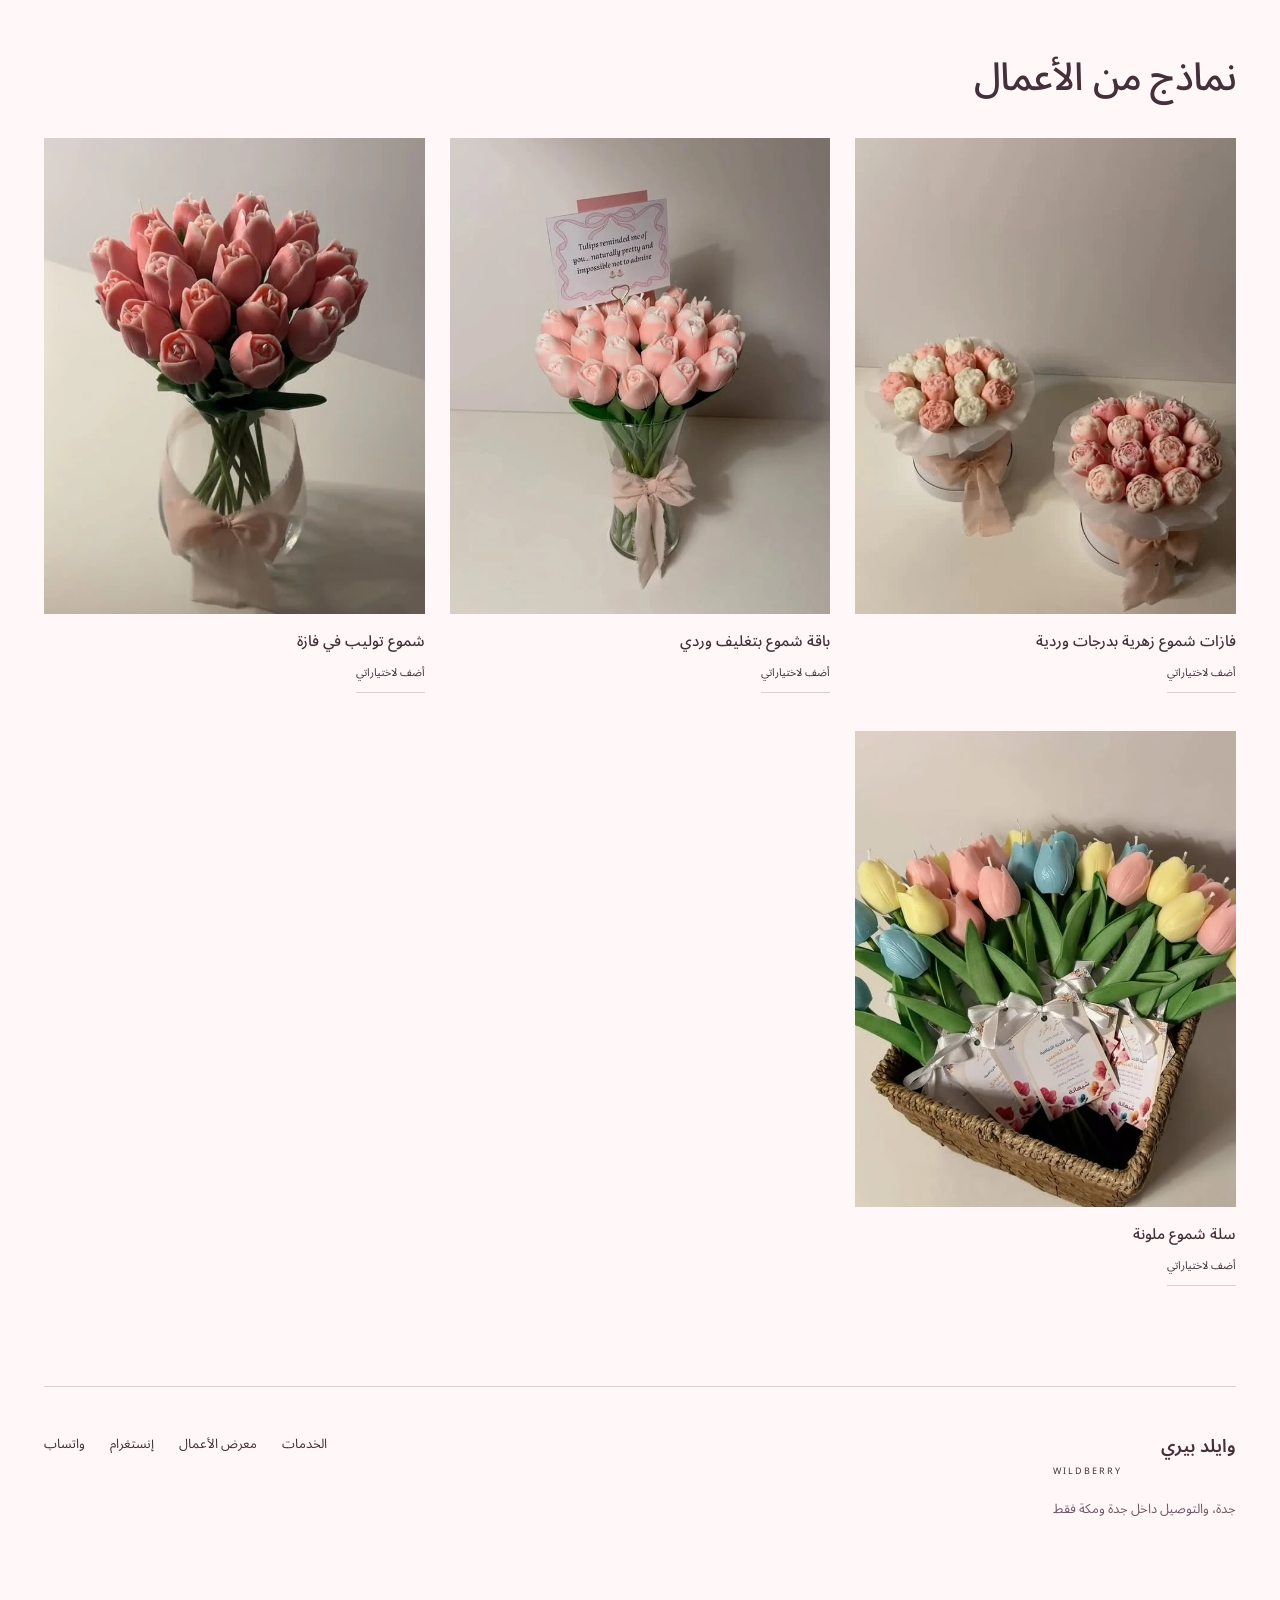
<file: profile.html>
<!doctype html><html lang="ar" dir="rtl"><head><meta charset="utf-8"><meta name="viewport" content="width=device-width,initial-scale=1"><meta name="robots" content="noindex,nofollow"><title>البروفايل | وايلد بيري</title><meta name="description" content="شموع وجبسيات وتوزيعات بتنسيقات زهرية من وايلد بيري في جدة."><meta name="theme-color" content="#f6f7f2"><link rel="icon" href="assets/favicon.svg"><link rel="stylesheet" href="assets/fonts/arabic.css"><link rel="stylesheet" href="assets/style.css"></head><body data-layout="wildberry" style="--brand:#75607d"><a class="skip" href="#main">انتقل للمحتوى</a><header><div class="nav wrap"><a class="brand brand-with-logo" href="index.html"><img src="assets/img/logo.webp" width="44" height="44" alt="هوية وايلد بيري"><span>وايلد بيري<small dir="ltr">WILDBERRY</small></span></a><nav id="navigation" aria-label="التنقل الرئيسي"><a href="index.html" >الرئيسية</a><a href="profile.html" aria-current=page>البروفايل</a><a href="services.html" >الخدمات</a><a href="work.html" >المنتجات</a><a href="contact.html" >التواصل</a></nav><div class="nav-actions"><button class="theme-toggle" data-theme-toggle>المظهر</button><a class="shortlist-link" href="request.html" aria-label="اختياراتي وطلب عرض السعر">طلبك <span class="count">0</span></a><button class="menu" aria-expanded="false" aria-controls="navigation">القائمة</button></div></div></header><main id="main"><section class="wrap profile-page"><div class="page-heading"><a class="breadcrumb" href="index.html">الرئيسية</a><h1>وايلد بيري</h1><p>البروفايل التعريفي</p></div><div class="profile-intro"><div><img class="identity" src="assets/img/logo.webp" alt="هوية وايلد بيري" width="90" height="90"><p class="profile-about">وايلد بيري مشروع شموع وجبسيات وتوزيعات في جدة. يعرض شموعًا على هيئة زهور، في باقات وسلال وفازات، مع خيارات ألوان وروائح تناقش عند الطلب. نطاق التوصيل المعلن جدة ومكة فقط، والتواصل عبر واتساب أو الرسائل.</p><p>جدة، والتوصيل داخل جدة ومكة فقط</p><a class="phone" dir="ltr" href="https://wa.me/966530322715">+966530322715</a><p><a class="text-link" href="https://www.instagram.com/wildberry.sa1/">@wildberry.sa1</a></p><button class="button print-button" type="button" data-print>طباعة البروفايل</button></div><img class="" src="assets/img/07.webp" alt="فازات شموع زهرية بدرجات وردية" width="700" height="850" loading="eager" decoding="async"></div><h2>مجالات العمل</h2><div class="service-grid"><a class="service-card" href="bouquets.html"><div class="service-thumb"><img class="" src="assets/img/02.webp" alt="باقة شموع بتغليف وردي" width="700" height="850" loading="lazy" decoding="async"></div><div><h3>باقات الشموع</h3><p>شموع زهرية بتغليف باقات وألوان تختارها، مع مراجعة الرائحة والعدد المتاح.</p><span>اكتشف المجموعة</span></div></a><a class="service-card" href="vases.html"><div class="service-thumb"><img class="" src="assets/img/07.webp" alt="فازات شموع زهرية بدرجات وردية" width="700" height="850" loading="lazy" decoding="async"></div><div><h3>الفازات والسلال</h3><p>تنسيق شموع في فازات وسلال لتقديم الهدية، بأحجام وتشكيلات مختلفة.</p><span>اكتشف المجموعة</span></div></a><a class="service-card" href="favors.html"><div class="service-thumb"><img class="" src="assets/img/10.webp" alt="تشكيلة شموع بشكل ورد" width="700" height="850" loading="lazy" decoding="async"></div><div><h3>التوزيعات والجبسيات</h3><p>قطع وتوزيعات للمناسبات مع تغليف وبطاقات، واستفسار عن الجبسيات المتاحة.</p><span>اكتشف المجموعة</span></div></a></div><div class="section-heading"><h2>نماذج من الأعمال</h2></div><div class="work-grid"><article class="work" data-category="vases" data-search="فازات شموع زهرية بدرجات وردية"><button class="image-button" data-open="wildberry-candles-jeddah-0" aria-label="عرض فازات شموع زهرية بدرجات وردية"><img class="" src="assets/img/07.webp" alt="فازات شموع زهرية بدرجات وردية" width="700" height="850" loading="lazy" decoding="async"></button><div class="work-bottom"><h3>فازات شموع زهرية بدرجات وردية</h3><button class="save" data-save="wildberry-candles-jeddah-0" aria-pressed="false">أضف لاختياراتي</button></div></article><article class="work" data-category="bouquets" data-search="باقة شموع بتغليف وردي"><button class="image-button" data-open="wildberry-candles-jeddah-1" aria-label="عرض باقة شموع بتغليف وردي"><img class="" src="assets/img/02.webp" alt="باقة شموع بتغليف وردي" width="700" height="850" loading="lazy" decoding="async"></button><div class="work-bottom"><h3>باقة شموع بتغليف وردي</h3><button class="save" data-save="wildberry-candles-jeddah-1" aria-pressed="false">أضف لاختياراتي</button></div></article><article class="work" data-category="vases" data-search="شموع توليب في فازة"><button class="image-button" data-open="wildberry-candles-jeddah-2" aria-label="عرض شموع توليب في فازة"><img class="" src="assets/img/04.webp" alt="شموع توليب في فازة" width="700" height="850" loading="lazy" decoding="async"></button><div class="work-bottom"><h3>شموع توليب في فازة</h3><button class="save" data-save="wildberry-candles-jeddah-2" aria-pressed="false">أضف لاختياراتي</button></div></article><article class="work" data-category="vases" data-search="سلة شموع ملونة"><button class="image-button" data-open="wildberry-candles-jeddah-3" aria-label="عرض سلة شموع ملونة"><img class="" src="assets/img/08.webp" alt="سلة شموع ملونة" width="700" height="850" loading="lazy" decoding="async"></button><div class="work-bottom"><h3>سلة شموع ملونة</h3><button class="save" data-save="wildberry-candles-jeddah-3" aria-pressed="false">أضف لاختياراتي</button></div></article></div></section></main><footer class="wrap"><div><a class="brand" href="index.html">وايلد بيري<small dir="ltr">WILDBERRY</small></a><p>جدة، والتوصيل داخل جدة ومكة فقط</p></div><div class="footer-links"><a href="services.html">الخدمات</a><a href="work.html">معرض الأعمال</a><a href="https://www.instagram.com/wildberry.sa1/" target="_blank" rel="noopener">إنستغرام</a><a href="https://wa.me/966530322715" target="_blank" rel="noopener">واتساب</a></div></footer><a class="whatsapp" href="https://wa.me/966530322715" target="_blank" rel="noopener" aria-label="تواصل عبر واتساب">واتساب</a><dialog id="viewer" aria-labelledby="viewer-title"><button class="close" aria-label="إغلاق المعرض">إغلاق</button><div class="viewer-body"><img id="viewer-image" alt=""><div><h2 id="viewer-title"></h2><p>احفظ هذا النموذج ضمن اختياراتك، ثم أضف تفاصيل طلبك.</p><button class="button" id="viewer-save">أضف لاختياراتي</button><a class="text-link" href="request.html">أكمل تفاصيل الطلب</a></div></div></dialog><div class="toast" role="status" aria-live="polite"></div><script type="application/json" id="site-data">{"key": "wildberry.sa1", "slug": "wildberry-candles-jeddah", "name": "وايلد بيري", "en": "WILDBERRY", "phone": "966530322715", "city": "جدة", "location": "جدة، والتوصيل داخل جدة ومكة فقط", "layout": "wildberry", "title": "ورد من الشمع.\nوهدية بذوقك.", "desc": "شموع وجبسيات وتوزيعات بتنسيقات زهرية من وايلد بيري في جدة.", "about": "وايلد بيري مشروع شموع وجبسيات وتوزيعات في جدة. يعرض شموعًا على هيئة زهور، في باقات وسلال وفازات، مع خيارات ألوان وروائح تناقش عند الطلب. نطاق التوصيل المعلن جدة ومكة فقط، والتواصل عبر واتساب أو الرسائل.", "hero": 7, "services": [{"id": "bouquets", "name": "باقات الشموع", "desc": "شموع زهرية بتغليف باقات وألوان تختارها، مع مراجعة الرائحة والعدد المتاح."}, {"id": "vases", "name": "الفازات والسلال", "desc": "تنسيق شموع في فازات وسلال لتقديم الهدية، بأحجام وتشكيلات مختلفة."}, {"id": "favors", "name": "التوزيعات والجبسيات", "desc": "قطع وتوزيعات للمناسبات مع تغليف وبطاقات، واستفسار عن الجبسيات المتاحة."}], "works": [{"id": "wildberry-candles-jeddah-0", "image": "07.webp", "name": "فازات شموع زهرية بدرجات وردية", "category": "vases"}, {"id": "wildberry-candles-jeddah-1", "image": "02.webp", "name": "باقة شموع بتغليف وردي", "category": "bouquets"}, {"id": "wildberry-candles-jeddah-2", "image": "04.webp", "name": "شموع توليب في فازة", "category": "vases"}, {"id": "wildberry-candles-jeddah-3", "image": "08.webp", "name": "سلة شموع ملونة", "category": "vases"}, {"id": "wildberry-candles-jeddah-4", "image": "06.webp", "name": "باقة شموع صغيرة", "category": "bouquets"}, {"id": "wildberry-candles-jeddah-5", "image": "10.webp", "name": "تشكيلة شموع بشكل ورد", "category": "favors"}, {"id": "wildberry-candles-jeddah-6", "image": "11.webp", "name": "توزيعة مغلفة للمناسبة", "category": "favors"}, {"id": "wildberry-candles-jeddah-7", "image": "01.webp", "name": "تنسيق شموع بألوان متعددة", "category": "vases"}], "fields": ["نوع التنسيق وحجمه", "الألوان والرائحة", "العدد وعبارة البطاقة", "التوصيل إلى جدة أو مكة"], "accent": "#75607d", "map": "", "instagram": "https://www.instagram.com/wildberry.sa1/", "socialLabel": "إنستغرام", "sector": "باقات الشموع", "noCalls": false, "extraSocial": [{"label": "تيك توك", "url": "https://www.tiktok.com/@wildberry.sa1"}], "notice": "تُراجع محتويات المنتج وسعره وتوفره وقت الطلب. الصور نماذج للأعمال السابقة.", "workLabel": "المنتجات والأعمال"}</script><script src="assets/app.js?v=342fe3c98adf" defer></script></body></html>
</file>
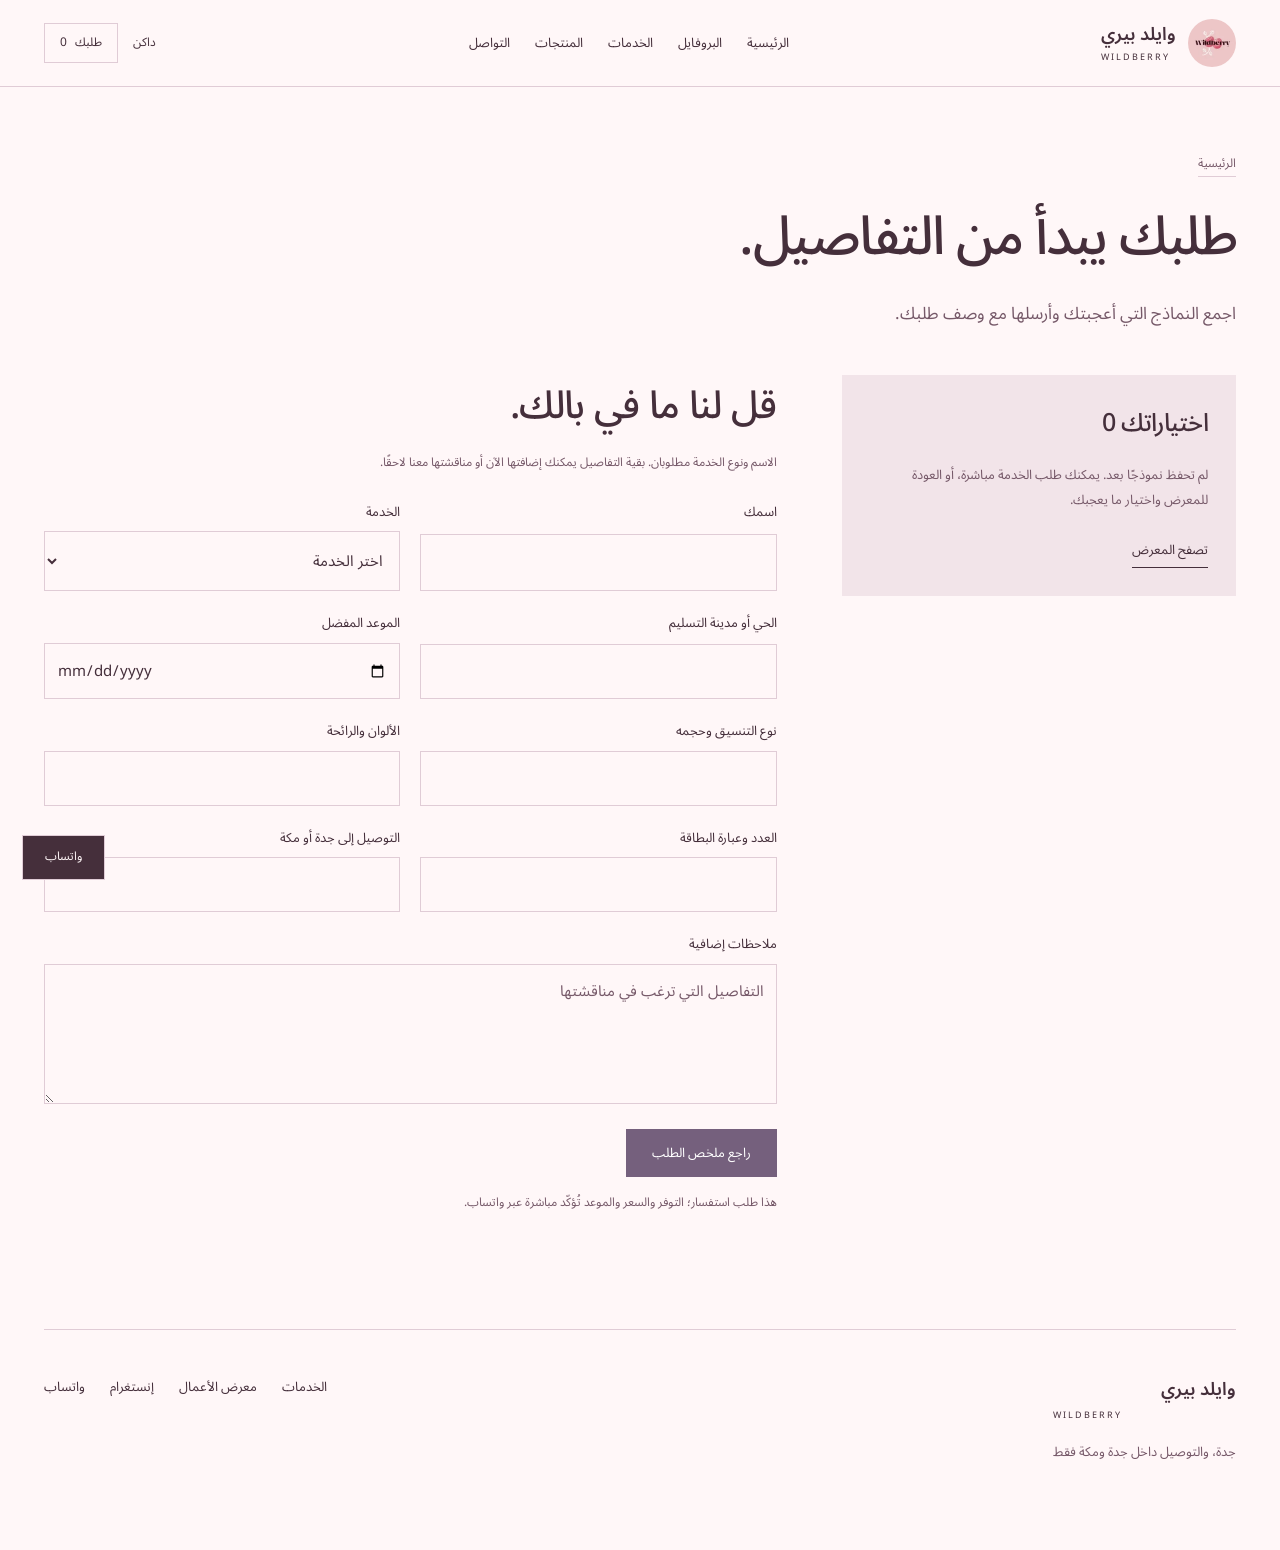
<file: request.html>
<!doctype html><html lang="ar" dir="rtl"><head><meta charset="utf-8"><meta name="viewport" content="width=device-width,initial-scale=1"><meta name="robots" content="noindex,nofollow"><title>طلب عرض سعر | وايلد بيري</title><meta name="description" content="شموع وجبسيات وتوزيعات بتنسيقات زهرية من وايلد بيري في جدة."><meta name="theme-color" content="#f6f7f2"><link rel="icon" href="assets/favicon.svg"><link rel="stylesheet" href="assets/fonts/arabic.css"><link rel="stylesheet" href="assets/style.css"></head><body data-layout="wildberry" style="--brand:#75607d"><a class="skip" href="#main">انتقل للمحتوى</a><header><div class="nav wrap"><a class="brand brand-with-logo" href="index.html"><img src="assets/img/logo.webp" width="44" height="44" alt="هوية وايلد بيري"><span>وايلد بيري<small dir="ltr">WILDBERRY</small></span></a><nav id="navigation" aria-label="التنقل الرئيسي"><a href="index.html" >الرئيسية</a><a href="profile.html" >البروفايل</a><a href="services.html" >الخدمات</a><a href="work.html" >المنتجات</a><a href="contact.html" >التواصل</a></nav><div class="nav-actions"><button class="theme-toggle" data-theme-toggle>المظهر</button><a class="shortlist-link" href="request.html" aria-label="اختياراتي وطلب عرض السعر">طلبك <span class="count">0</span></a><button class="menu" aria-expanded="false" aria-controls="navigation">القائمة</button></div></div></header><main id="main"><section class="wrap"><div class="page-heading"><a class="breadcrumb" href="index.html">الرئيسية</a><h1>طلبك يبدأ
من التفاصيل.</h1><p>اجمع النماذج التي أعجبتك وأرسلها مع وصف طلبك.</p></div><div class="request-layout"><aside><h2>اختياراتك <span class="count">0</span></h2><div id="selection"></div><p id="selection-empty">لم تحفظ نموذجًا بعد. يمكنك طلب الخدمة مباشرة، أو العودة للمعرض واختيار ما يعجبك.</p><a class="text-link" href="work.html">تصفح المعرض</a></aside><form id="request-form"><h2>قل لنا ما في بالك.</h2><p class="small">الاسم ونوع الخدمة مطلوبان. بقية التفاصيل يمكنك إضافتها الآن أو مناقشتها معنا لاحقًا.</p><div class="form-grid"><label>اسمك<input name="name" required maxlength="70" autocomplete="name"></label><label>الخدمة<select name="service" required><option value="">اختر الخدمة</option><option value="bouquets">باقات الشموع</option><option value="vases">الفازات والسلال</option><option value="favors">التوزيعات والجبسيات</option></select></label><label>الحي أو مدينة التسليم<input name="area" maxlength="150" autocomplete="address-level3"></label><label>الموعد المفضل<input type="date" name="date"></label><label>نوع التنسيق وحجمه<input name="detail0" maxlength="160" autocomplete="off"></label><label>الألوان والرائحة<input name="detail1" maxlength="160" autocomplete="off"></label><label>العدد وعبارة البطاقة<input name="detail2" maxlength="160" autocomplete="off"></label><label>التوصيل إلى جدة أو مكة<input name="detail3" maxlength="160" autocomplete="off"></label><label class="wide">ملاحظات إضافية<textarea name="notes" maxlength="900" rows="4" placeholder="التفاصيل التي ترغب في مناقشتها"></textarea></label></div><button class="button" type="submit">راجع ملخص الطلب</button><p class="small">هذا طلب استفسار؛ التوفر والسعر والموعد تُؤكّد مباشرة عبر واتساب.</p><div id="review" hidden><h3 tabindex="-1">ملخصك جاهز للمراجعة.</h3><label>نص الطلب<textarea id="summary" readonly rows="10"></textarea></label><a class="button" id="send" target="_blank" rel="noopener">افتح واتساب للإرسال</a><button class="button secondary" type="button" id="copy">نسخ الملخص</button></div></form></div></section></main><footer class="wrap"><div><a class="brand" href="index.html">وايلد بيري<small dir="ltr">WILDBERRY</small></a><p>جدة، والتوصيل داخل جدة ومكة فقط</p></div><div class="footer-links"><a href="services.html">الخدمات</a><a href="work.html">معرض الأعمال</a><a href="https://www.instagram.com/wildberry.sa1/" target="_blank" rel="noopener">إنستغرام</a><a href="https://wa.me/966530322715" target="_blank" rel="noopener">واتساب</a></div></footer><a class="whatsapp" href="https://wa.me/966530322715" target="_blank" rel="noopener" aria-label="تواصل عبر واتساب">واتساب</a><dialog id="viewer" aria-labelledby="viewer-title"><button class="close" aria-label="إغلاق المعرض">إغلاق</button><div class="viewer-body"><img id="viewer-image" alt=""><div><h2 id="viewer-title"></h2><p>احفظ هذا النموذج ضمن اختياراتك، ثم أضف تفاصيل طلبك.</p><button class="button" id="viewer-save">أضف لاختياراتي</button><a class="text-link" href="request.html">أكمل تفاصيل الطلب</a></div></div></dialog><div class="toast" role="status" aria-live="polite"></div><script type="application/json" id="site-data">{"key": "wildberry.sa1", "slug": "wildberry-candles-jeddah", "name": "وايلد بيري", "en": "WILDBERRY", "phone": "966530322715", "city": "جدة", "location": "جدة، والتوصيل داخل جدة ومكة فقط", "layout": "wildberry", "title": "ورد من الشمع.\nوهدية بذوقك.", "desc": "شموع وجبسيات وتوزيعات بتنسيقات زهرية من وايلد بيري في جدة.", "about": "وايلد بيري مشروع شموع وجبسيات وتوزيعات في جدة. يعرض شموعًا على هيئة زهور، في باقات وسلال وفازات، مع خيارات ألوان وروائح تناقش عند الطلب. نطاق التوصيل المعلن جدة ومكة فقط، والتواصل عبر واتساب أو الرسائل.", "hero": 7, "services": [{"id": "bouquets", "name": "باقات الشموع", "desc": "شموع زهرية بتغليف باقات وألوان تختارها، مع مراجعة الرائحة والعدد المتاح."}, {"id": "vases", "name": "الفازات والسلال", "desc": "تنسيق شموع في فازات وسلال لتقديم الهدية، بأحجام وتشكيلات مختلفة."}, {"id": "favors", "name": "التوزيعات والجبسيات", "desc": "قطع وتوزيعات للمناسبات مع تغليف وبطاقات، واستفسار عن الجبسيات المتاحة."}], "works": [{"id": "wildberry-candles-jeddah-0", "image": "07.webp", "name": "فازات شموع زهرية بدرجات وردية", "category": "vases"}, {"id": "wildberry-candles-jeddah-1", "image": "02.webp", "name": "باقة شموع بتغليف وردي", "category": "bouquets"}, {"id": "wildberry-candles-jeddah-2", "image": "04.webp", "name": "شموع توليب في فازة", "category": "vases"}, {"id": "wildberry-candles-jeddah-3", "image": "08.webp", "name": "سلة شموع ملونة", "category": "vases"}, {"id": "wildberry-candles-jeddah-4", "image": "06.webp", "name": "باقة شموع صغيرة", "category": "bouquets"}, {"id": "wildberry-candles-jeddah-5", "image": "10.webp", "name": "تشكيلة شموع بشكل ورد", "category": "favors"}, {"id": "wildberry-candles-jeddah-6", "image": "11.webp", "name": "توزيعة مغلفة للمناسبة", "category": "favors"}, {"id": "wildberry-candles-jeddah-7", "image": "01.webp", "name": "تنسيق شموع بألوان متعددة", "category": "vases"}], "fields": ["نوع التنسيق وحجمه", "الألوان والرائحة", "العدد وعبارة البطاقة", "التوصيل إلى جدة أو مكة"], "accent": "#75607d", "map": "", "instagram": "https://www.instagram.com/wildberry.sa1/", "socialLabel": "إنستغرام", "sector": "باقات الشموع", "noCalls": false, "extraSocial": [{"label": "تيك توك", "url": "https://www.tiktok.com/@wildberry.sa1"}], "notice": "تُراجع محتويات المنتج وسعره وتوفره وقت الطلب. الصور نماذج للأعمال السابقة.", "workLabel": "المنتجات والأعمال"}</script><script src="assets/app.js?v=342fe3c98adf" defer></script></body></html>
</file>
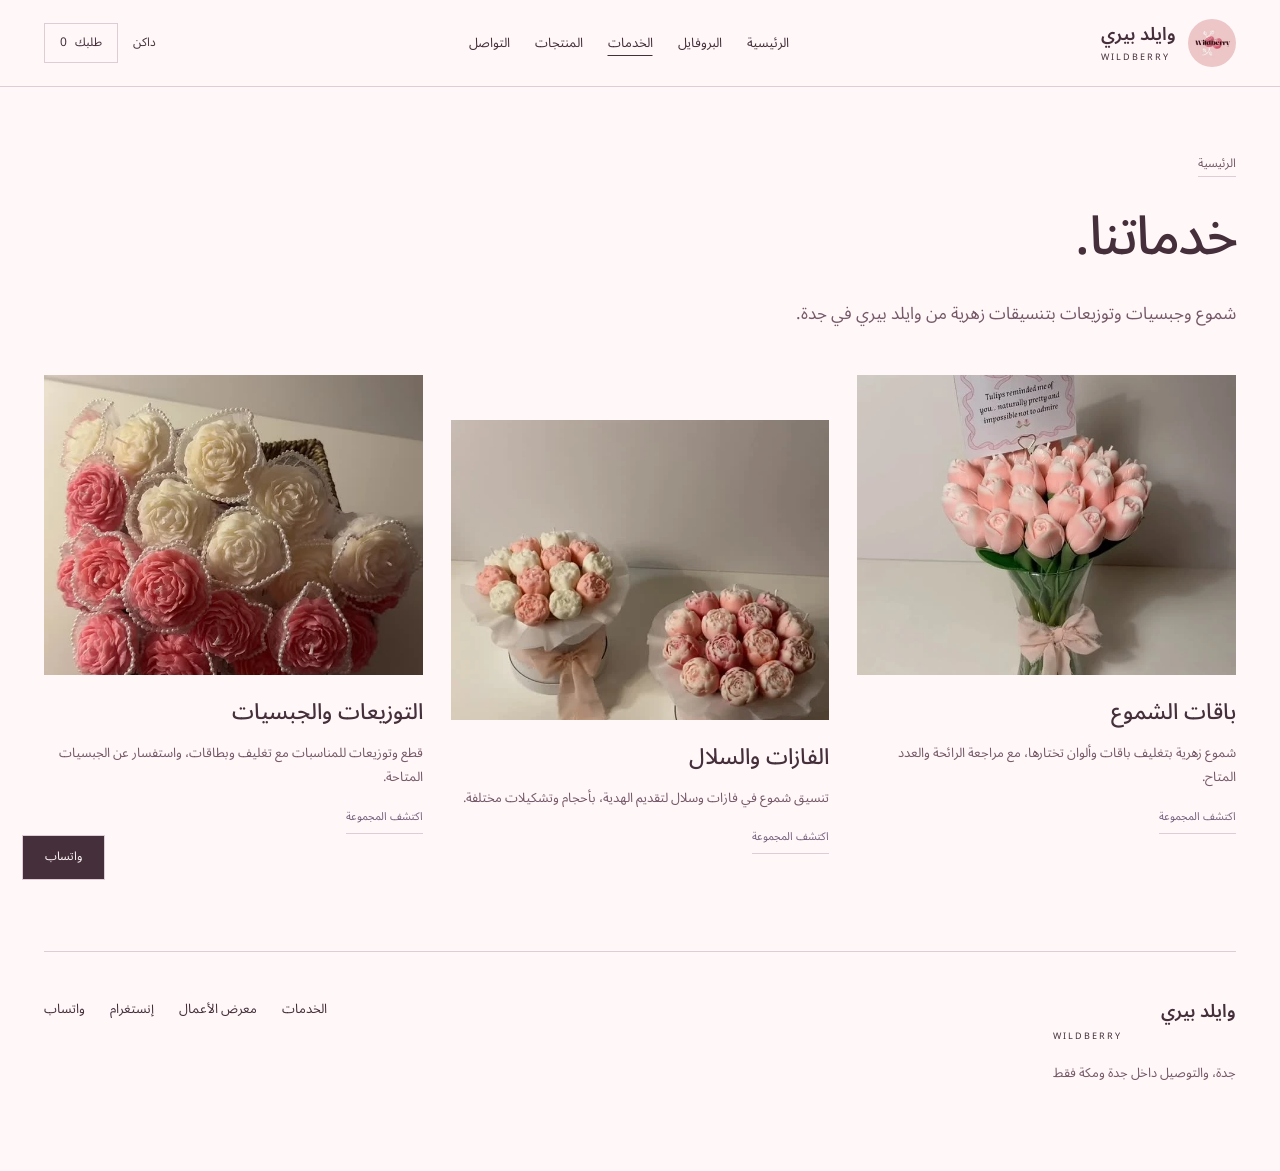
<file: services.html>
<!doctype html><html lang="ar" dir="rtl"><head><meta charset="utf-8"><meta name="viewport" content="width=device-width,initial-scale=1"><meta name="robots" content="noindex,nofollow"><title>الخدمات | وايلد بيري</title><meta name="description" content="شموع وجبسيات وتوزيعات بتنسيقات زهرية من وايلد بيري في جدة."><meta name="theme-color" content="#f6f7f2"><link rel="icon" href="assets/favicon.svg"><link rel="stylesheet" href="assets/fonts/arabic.css"><link rel="stylesheet" href="assets/style.css"></head><body data-layout="wildberry" style="--brand:#75607d"><a class="skip" href="#main">انتقل للمحتوى</a><header><div class="nav wrap"><a class="brand brand-with-logo" href="index.html"><img src="assets/img/logo.webp" width="44" height="44" alt="هوية وايلد بيري"><span>وايلد بيري<small dir="ltr">WILDBERRY</small></span></a><nav id="navigation" aria-label="التنقل الرئيسي"><a href="index.html" >الرئيسية</a><a href="profile.html" >البروفايل</a><a href="services.html" aria-current=page>الخدمات</a><a href="work.html" >المنتجات</a><a href="contact.html" >التواصل</a></nav><div class="nav-actions"><button class="theme-toggle" data-theme-toggle>المظهر</button><a class="shortlist-link" href="request.html" aria-label="اختياراتي وطلب عرض السعر">طلبك <span class="count">0</span></a><button class="menu" aria-expanded="false" aria-controls="navigation">القائمة</button></div></div></header><main id="main"><section class="wrap"><div class="page-heading"><a class="breadcrumb" href="index.html">الرئيسية</a><h1>خدماتنا.</h1><p>شموع وجبسيات وتوزيعات بتنسيقات زهرية من وايلد بيري في جدة.</p></div><div class="service-grid service-overview"><a class="service-card" href="bouquets.html"><div class="service-thumb"><img class="" src="assets/img/02.webp" alt="باقة شموع بتغليف وردي" width="700" height="850" loading="lazy" decoding="async"></div><div><h3>باقات الشموع</h3><p>شموع زهرية بتغليف باقات وألوان تختارها، مع مراجعة الرائحة والعدد المتاح.</p><span>اكتشف المجموعة</span></div></a><a class="service-card" href="vases.html"><div class="service-thumb"><img class="" src="assets/img/07.webp" alt="فازات شموع زهرية بدرجات وردية" width="700" height="850" loading="lazy" decoding="async"></div><div><h3>الفازات والسلال</h3><p>تنسيق شموع في فازات وسلال لتقديم الهدية، بأحجام وتشكيلات مختلفة.</p><span>اكتشف المجموعة</span></div></a><a class="service-card" href="favors.html"><div class="service-thumb"><img class="" src="assets/img/10.webp" alt="تشكيلة شموع بشكل ورد" width="700" height="850" loading="lazy" decoding="async"></div><div><h3>التوزيعات والجبسيات</h3><p>قطع وتوزيعات للمناسبات مع تغليف وبطاقات، واستفسار عن الجبسيات المتاحة.</p><span>اكتشف المجموعة</span></div></a></div></section></main><footer class="wrap"><div><a class="brand" href="index.html">وايلد بيري<small dir="ltr">WILDBERRY</small></a><p>جدة، والتوصيل داخل جدة ومكة فقط</p></div><div class="footer-links"><a href="services.html">الخدمات</a><a href="work.html">معرض الأعمال</a><a href="https://www.instagram.com/wildberry.sa1/" target="_blank" rel="noopener">إنستغرام</a><a href="https://wa.me/966530322715" target="_blank" rel="noopener">واتساب</a></div></footer><a class="whatsapp" href="https://wa.me/966530322715" target="_blank" rel="noopener" aria-label="تواصل عبر واتساب">واتساب</a><dialog id="viewer" aria-labelledby="viewer-title"><button class="close" aria-label="إغلاق المعرض">إغلاق</button><div class="viewer-body"><img id="viewer-image" alt=""><div><h2 id="viewer-title"></h2><p>احفظ هذا النموذج ضمن اختياراتك، ثم أضف تفاصيل طلبك.</p><button class="button" id="viewer-save">أضف لاختياراتي</button><a class="text-link" href="request.html">أكمل تفاصيل الطلب</a></div></div></dialog><div class="toast" role="status" aria-live="polite"></div><script type="application/json" id="site-data">{"key": "wildberry.sa1", "slug": "wildberry-candles-jeddah", "name": "وايلد بيري", "en": "WILDBERRY", "phone": "966530322715", "city": "جدة", "location": "جدة، والتوصيل داخل جدة ومكة فقط", "layout": "wildberry", "title": "ورد من الشمع.\nوهدية بذوقك.", "desc": "شموع وجبسيات وتوزيعات بتنسيقات زهرية من وايلد بيري في جدة.", "about": "وايلد بيري مشروع شموع وجبسيات وتوزيعات في جدة. يعرض شموعًا على هيئة زهور، في باقات وسلال وفازات، مع خيارات ألوان وروائح تناقش عند الطلب. نطاق التوصيل المعلن جدة ومكة فقط، والتواصل عبر واتساب أو الرسائل.", "hero": 7, "services": [{"id": "bouquets", "name": "باقات الشموع", "desc": "شموع زهرية بتغليف باقات وألوان تختارها، مع مراجعة الرائحة والعدد المتاح."}, {"id": "vases", "name": "الفازات والسلال", "desc": "تنسيق شموع في فازات وسلال لتقديم الهدية، بأحجام وتشكيلات مختلفة."}, {"id": "favors", "name": "التوزيعات والجبسيات", "desc": "قطع وتوزيعات للمناسبات مع تغليف وبطاقات، واستفسار عن الجبسيات المتاحة."}], "works": [{"id": "wildberry-candles-jeddah-0", "image": "07.webp", "name": "فازات شموع زهرية بدرجات وردية", "category": "vases"}, {"id": "wildberry-candles-jeddah-1", "image": "02.webp", "name": "باقة شموع بتغليف وردي", "category": "bouquets"}, {"id": "wildberry-candles-jeddah-2", "image": "04.webp", "name": "شموع توليب في فازة", "category": "vases"}, {"id": "wildberry-candles-jeddah-3", "image": "08.webp", "name": "سلة شموع ملونة", "category": "vases"}, {"id": "wildberry-candles-jeddah-4", "image": "06.webp", "name": "باقة شموع صغيرة", "category": "bouquets"}, {"id": "wildberry-candles-jeddah-5", "image": "10.webp", "name": "تشكيلة شموع بشكل ورد", "category": "favors"}, {"id": "wildberry-candles-jeddah-6", "image": "11.webp", "name": "توزيعة مغلفة للمناسبة", "category": "favors"}, {"id": "wildberry-candles-jeddah-7", "image": "01.webp", "name": "تنسيق شموع بألوان متعددة", "category": "vases"}], "fields": ["نوع التنسيق وحجمه", "الألوان والرائحة", "العدد وعبارة البطاقة", "التوصيل إلى جدة أو مكة"], "accent": "#75607d", "map": "", "instagram": "https://www.instagram.com/wildberry.sa1/", "socialLabel": "إنستغرام", "sector": "باقات الشموع", "noCalls": false, "extraSocial": [{"label": "تيك توك", "url": "https://www.tiktok.com/@wildberry.sa1"}], "notice": "تُراجع محتويات المنتج وسعره وتوفره وقت الطلب. الصور نماذج للأعمال السابقة.", "workLabel": "المنتجات والأعمال"}</script><script src="assets/app.js?v=342fe3c98adf" defer></script></body></html>
</file>
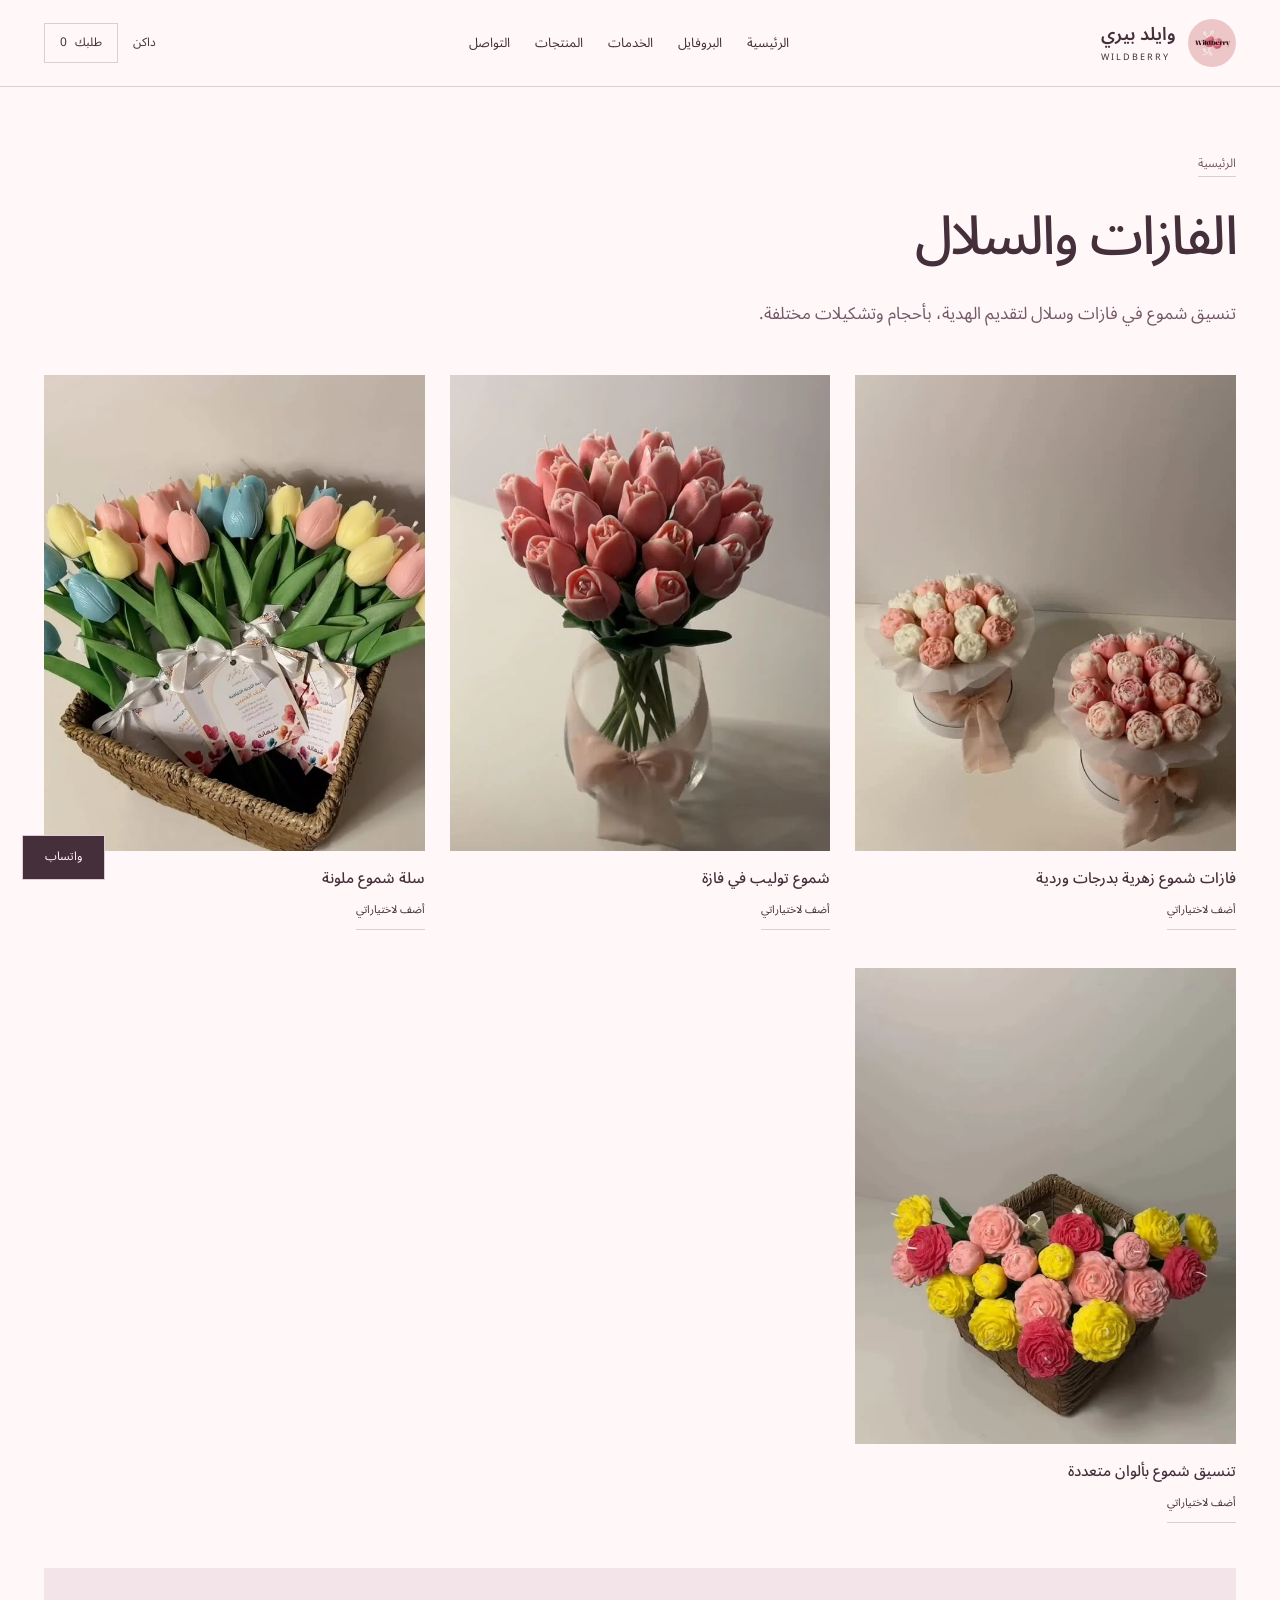
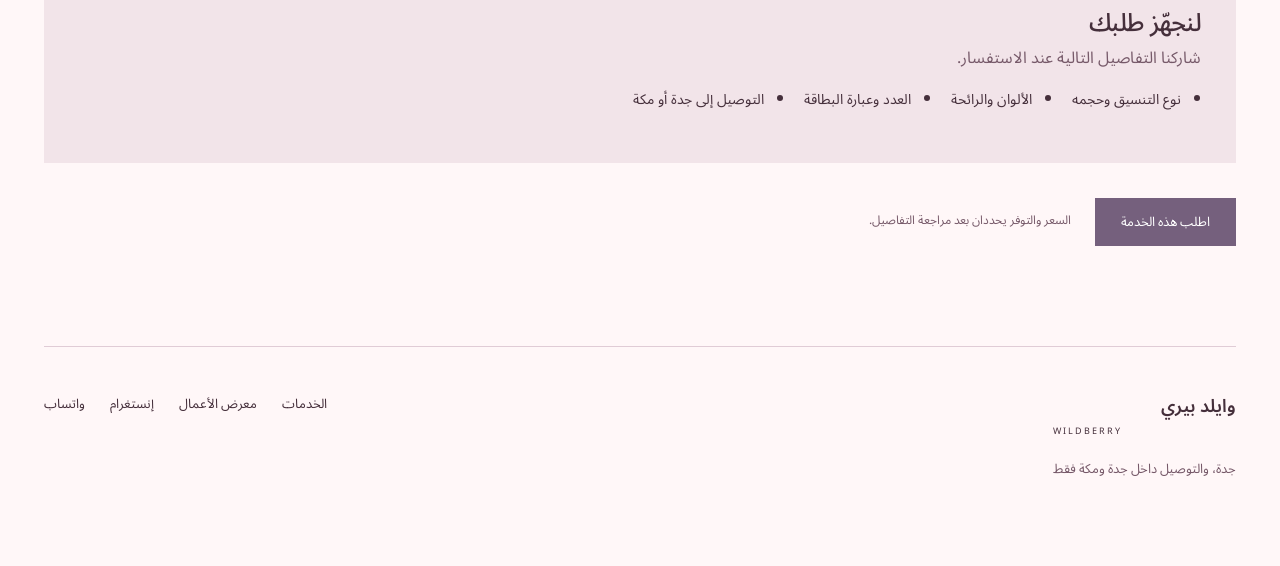
<file: vases.html>
<!doctype html><html lang="ar" dir="rtl"><head><meta charset="utf-8"><meta name="viewport" content="width=device-width,initial-scale=1"><meta name="robots" content="noindex,nofollow"><title>الفازات والسلال | وايلد بيري</title><meta name="description" content="شموع وجبسيات وتوزيعات بتنسيقات زهرية من وايلد بيري في جدة."><meta name="theme-color" content="#f6f7f2"><link rel="icon" href="assets/favicon.svg"><link rel="stylesheet" href="assets/fonts/arabic.css"><link rel="stylesheet" href="assets/style.css"></head><body data-layout="wildberry" style="--brand:#75607d"><a class="skip" href="#main">انتقل للمحتوى</a><header><div class="nav wrap"><a class="brand brand-with-logo" href="index.html"><img src="assets/img/logo.webp" width="44" height="44" alt="هوية وايلد بيري"><span>وايلد بيري<small dir="ltr">WILDBERRY</small></span></a><nav id="navigation" aria-label="التنقل الرئيسي"><a href="index.html" >الرئيسية</a><a href="profile.html" >البروفايل</a><a href="services.html" >الخدمات</a><a href="work.html" >المنتجات</a><a href="contact.html" >التواصل</a></nav><div class="nav-actions"><button class="theme-toggle" data-theme-toggle>المظهر</button><a class="shortlist-link" href="request.html" aria-label="اختياراتي وطلب عرض السعر">طلبك <span class="count">0</span></a><button class="menu" aria-expanded="false" aria-controls="navigation">القائمة</button></div></div></header><main id="main"><section class="wrap"><div class="page-heading"><a class="breadcrumb" href="index.html">الرئيسية</a><h1>الفازات والسلال</h1><p>تنسيق شموع في فازات وسلال لتقديم الهدية، بأحجام وتشكيلات مختلفة.</p></div><div class="work-grid"><article class="work" data-category="vases" data-search="فازات شموع زهرية بدرجات وردية"><button class="image-button" data-open="wildberry-candles-jeddah-0" aria-label="عرض فازات شموع زهرية بدرجات وردية"><img class="" src="assets/img/07.webp" alt="فازات شموع زهرية بدرجات وردية" width="700" height="850" loading="lazy" decoding="async"></button><div class="work-bottom"><h3>فازات شموع زهرية بدرجات وردية</h3><button class="save" data-save="wildberry-candles-jeddah-0" aria-pressed="false">أضف لاختياراتي</button></div></article><article class="work" data-category="vases" data-search="شموع توليب في فازة"><button class="image-button" data-open="wildberry-candles-jeddah-2" aria-label="عرض شموع توليب في فازة"><img class="" src="assets/img/04.webp" alt="شموع توليب في فازة" width="700" height="850" loading="lazy" decoding="async"></button><div class="work-bottom"><h3>شموع توليب في فازة</h3><button class="save" data-save="wildberry-candles-jeddah-2" aria-pressed="false">أضف لاختياراتي</button></div></article><article class="work" data-category="vases" data-search="سلة شموع ملونة"><button class="image-button" data-open="wildberry-candles-jeddah-3" aria-label="عرض سلة شموع ملونة"><img class="" src="assets/img/08.webp" alt="سلة شموع ملونة" width="700" height="850" loading="lazy" decoding="async"></button><div class="work-bottom"><h3>سلة شموع ملونة</h3><button class="save" data-save="wildberry-candles-jeddah-3" aria-pressed="false">أضف لاختياراتي</button></div></article><article class="work" data-category="vases" data-search="تنسيق شموع بألوان متعددة"><button class="image-button" data-open="wildberry-candles-jeddah-7" aria-label="عرض تنسيق شموع بألوان متعددة"><img class="" src="assets/img/01.webp" alt="تنسيق شموع بألوان متعددة" width="700" height="850" loading="lazy" decoding="async"></button><div class="work-bottom"><h3>تنسيق شموع بألوان متعددة</h3><button class="save" data-save="wildberry-candles-jeddah-7" aria-pressed="false">أضف لاختياراتي</button></div></article></div><div class="service-prep"><h2>لنجهّز طلبك</h2><p>شاركنا التفاصيل التالية عند الاستفسار.</p><ul><li>نوع التنسيق وحجمه</li><li>الألوان والرائحة</li><li>العدد وعبارة البطاقة</li><li>التوصيل إلى جدة أو مكة</li></ul></div><div class="service-request"><a class="button " href="request.html?service=vases">اطلب هذه الخدمة</a><p>السعر والتوفر يحددان بعد مراجعة التفاصيل.</p></div></section></main><footer class="wrap"><div><a class="brand" href="index.html">وايلد بيري<small dir="ltr">WILDBERRY</small></a><p>جدة، والتوصيل داخل جدة ومكة فقط</p></div><div class="footer-links"><a href="services.html">الخدمات</a><a href="work.html">معرض الأعمال</a><a href="https://www.instagram.com/wildberry.sa1/" target="_blank" rel="noopener">إنستغرام</a><a href="https://wa.me/966530322715" target="_blank" rel="noopener">واتساب</a></div></footer><a class="whatsapp" href="https://wa.me/966530322715" target="_blank" rel="noopener" aria-label="تواصل عبر واتساب">واتساب</a><dialog id="viewer" aria-labelledby="viewer-title"><button class="close" aria-label="إغلاق المعرض">إغلاق</button><div class="viewer-body"><img id="viewer-image" alt=""><div><h2 id="viewer-title"></h2><p>احفظ هذا النموذج ضمن اختياراتك، ثم أضف تفاصيل طلبك.</p><button class="button" id="viewer-save">أضف لاختياراتي</button><a class="text-link" href="request.html">أكمل تفاصيل الطلب</a></div></div></dialog><div class="toast" role="status" aria-live="polite"></div><script type="application/json" id="site-data">{"key": "wildberry.sa1", "slug": "wildberry-candles-jeddah", "name": "وايلد بيري", "en": "WILDBERRY", "phone": "966530322715", "city": "جدة", "location": "جدة، والتوصيل داخل جدة ومكة فقط", "layout": "wildberry", "title": "ورد من الشمع.\nوهدية بذوقك.", "desc": "شموع وجبسيات وتوزيعات بتنسيقات زهرية من وايلد بيري في جدة.", "about": "وايلد بيري مشروع شموع وجبسيات وتوزيعات في جدة. يعرض شموعًا على هيئة زهور، في باقات وسلال وفازات، مع خيارات ألوان وروائح تناقش عند الطلب. نطاق التوصيل المعلن جدة ومكة فقط، والتواصل عبر واتساب أو الرسائل.", "hero": 7, "services": [{"id": "bouquets", "name": "باقات الشموع", "desc": "شموع زهرية بتغليف باقات وألوان تختارها، مع مراجعة الرائحة والعدد المتاح."}, {"id": "vases", "name": "الفازات والسلال", "desc": "تنسيق شموع في فازات وسلال لتقديم الهدية، بأحجام وتشكيلات مختلفة."}, {"id": "favors", "name": "التوزيعات والجبسيات", "desc": "قطع وتوزيعات للمناسبات مع تغليف وبطاقات، واستفسار عن الجبسيات المتاحة."}], "works": [{"id": "wildberry-candles-jeddah-0", "image": "07.webp", "name": "فازات شموع زهرية بدرجات وردية", "category": "vases"}, {"id": "wildberry-candles-jeddah-1", "image": "02.webp", "name": "باقة شموع بتغليف وردي", "category": "bouquets"}, {"id": "wildberry-candles-jeddah-2", "image": "04.webp", "name": "شموع توليب في فازة", "category": "vases"}, {"id": "wildberry-candles-jeddah-3", "image": "08.webp", "name": "سلة شموع ملونة", "category": "vases"}, {"id": "wildberry-candles-jeddah-4", "image": "06.webp", "name": "باقة شموع صغيرة", "category": "bouquets"}, {"id": "wildberry-candles-jeddah-5", "image": "10.webp", "name": "تشكيلة شموع بشكل ورد", "category": "favors"}, {"id": "wildberry-candles-jeddah-6", "image": "11.webp", "name": "توزيعة مغلفة للمناسبة", "category": "favors"}, {"id": "wildberry-candles-jeddah-7", "image": "01.webp", "name": "تنسيق شموع بألوان متعددة", "category": "vases"}], "fields": ["نوع التنسيق وحجمه", "الألوان والرائحة", "العدد وعبارة البطاقة", "التوصيل إلى جدة أو مكة"], "accent": "#75607d", "map": "", "instagram": "https://www.instagram.com/wildberry.sa1/", "socialLabel": "إنستغرام", "sector": "باقات الشموع", "noCalls": false, "extraSocial": [{"label": "تيك توك", "url": "https://www.tiktok.com/@wildberry.sa1"}], "notice": "تُراجع محتويات المنتج وسعره وتوفره وقت الطلب. الصور نماذج للأعمال السابقة.", "workLabel": "المنتجات والأعمال"}</script><script src="assets/app.js?v=342fe3c98adf" defer></script></body></html>
</file>
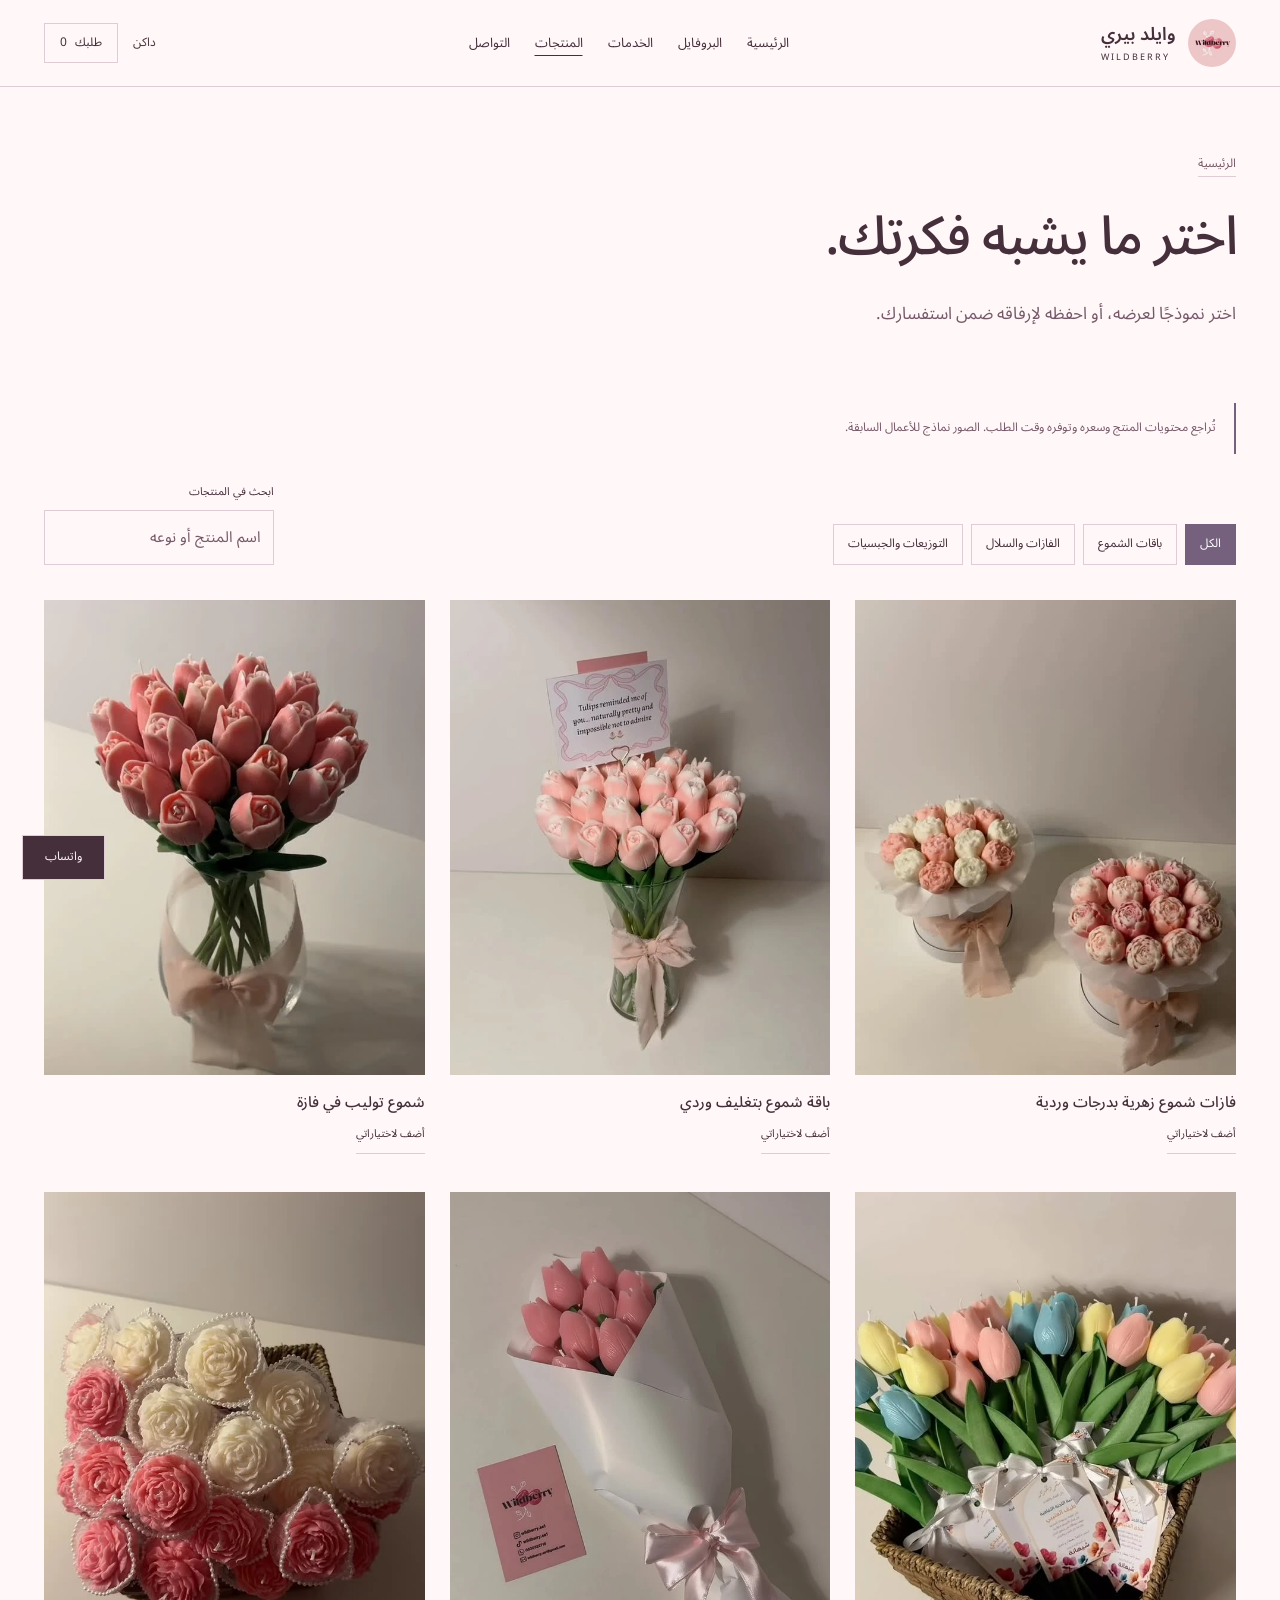
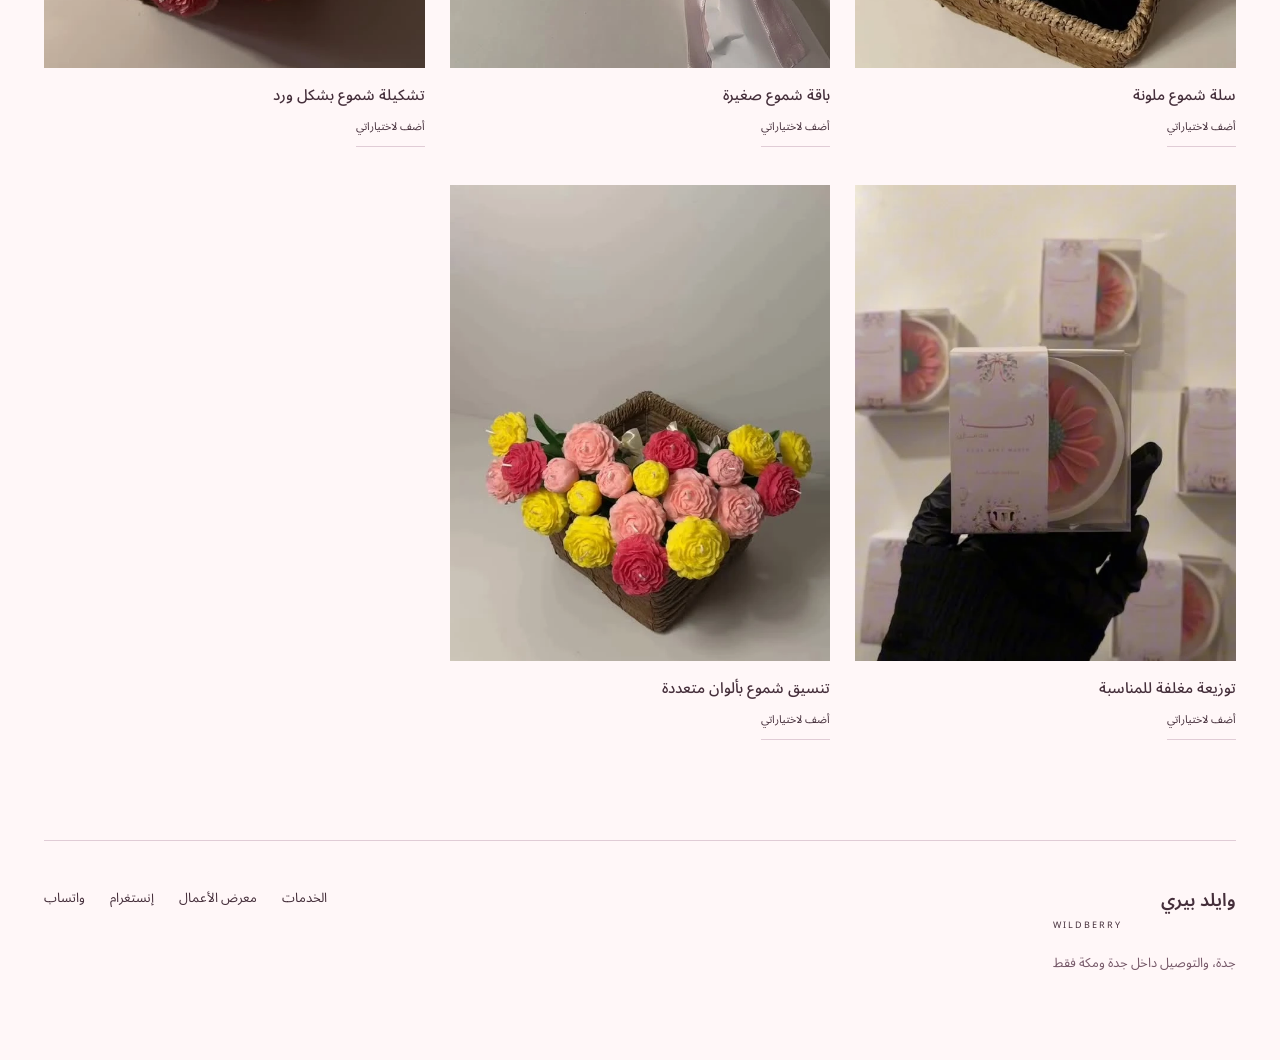
<file: work.html>
<!doctype html><html lang="ar" dir="rtl"><head><meta charset="utf-8"><meta name="viewport" content="width=device-width,initial-scale=1"><meta name="robots" content="noindex,nofollow"><title>معرض الأعمال | وايلد بيري</title><meta name="description" content="شموع وجبسيات وتوزيعات بتنسيقات زهرية من وايلد بيري في جدة."><meta name="theme-color" content="#f6f7f2"><link rel="icon" href="assets/favicon.svg"><link rel="stylesheet" href="assets/fonts/arabic.css"><link rel="stylesheet" href="assets/style.css"></head><body data-layout="wildberry" style="--brand:#75607d"><a class="skip" href="#main">انتقل للمحتوى</a><header><div class="nav wrap"><a class="brand brand-with-logo" href="index.html"><img src="assets/img/logo.webp" width="44" height="44" alt="هوية وايلد بيري"><span>وايلد بيري<small dir="ltr">WILDBERRY</small></span></a><nav id="navigation" aria-label="التنقل الرئيسي"><a href="index.html" >الرئيسية</a><a href="profile.html" >البروفايل</a><a href="services.html" >الخدمات</a><a href="work.html" aria-current=page>المنتجات</a><a href="contact.html" >التواصل</a></nav><div class="nav-actions"><button class="theme-toggle" data-theme-toggle>المظهر</button><a class="shortlist-link" href="request.html" aria-label="اختياراتي وطلب عرض السعر">طلبك <span class="count">0</span></a><button class="menu" aria-expanded="false" aria-controls="navigation">القائمة</button></div></div></header><main id="main"><section class="wrap"><div class="page-heading"><a class="breadcrumb" href="index.html">الرئيسية</a><h1>اختر ما يشبه فكرتك.</h1><p>اختر نموذجًا لعرضه، أو احفظه لإرفاقه ضمن استفسارك.</p></div><p class="notice">تُراجع محتويات المنتج وسعره وتوفره وقت الطلب. الصور نماذج للأعمال السابقة.</p><div class="catalog-tools"><div class="filters" aria-label="تصفية الأعمال"><button class="filter active" data-filter="all" aria-pressed="true">الكل</button><button class="filter" data-filter="bouquets" aria-pressed="false">باقات الشموع</button><button class="filter" data-filter="vases" aria-pressed="false">الفازات والسلال</button><button class="filter" data-filter="favors" aria-pressed="false">التوزيعات والجبسيات</button></div><label class="search-label">ابحث في المنتجات<input type="search" id="search" placeholder="اسم المنتج أو نوعه"></label></div><div class="work-grid"><article class="work" data-category="vases" data-search="فازات شموع زهرية بدرجات وردية"><button class="image-button" data-open="wildberry-candles-jeddah-0" aria-label="عرض فازات شموع زهرية بدرجات وردية"><img class="" src="assets/img/07.webp" alt="فازات شموع زهرية بدرجات وردية" width="700" height="850" loading="lazy" decoding="async"></button><div class="work-bottom"><h3>فازات شموع زهرية بدرجات وردية</h3><button class="save" data-save="wildberry-candles-jeddah-0" aria-pressed="false">أضف لاختياراتي</button></div></article><article class="work" data-category="bouquets" data-search="باقة شموع بتغليف وردي"><button class="image-button" data-open="wildberry-candles-jeddah-1" aria-label="عرض باقة شموع بتغليف وردي"><img class="" src="assets/img/02.webp" alt="باقة شموع بتغليف وردي" width="700" height="850" loading="lazy" decoding="async"></button><div class="work-bottom"><h3>باقة شموع بتغليف وردي</h3><button class="save" data-save="wildberry-candles-jeddah-1" aria-pressed="false">أضف لاختياراتي</button></div></article><article class="work" data-category="vases" data-search="شموع توليب في فازة"><button class="image-button" data-open="wildberry-candles-jeddah-2" aria-label="عرض شموع توليب في فازة"><img class="" src="assets/img/04.webp" alt="شموع توليب في فازة" width="700" height="850" loading="lazy" decoding="async"></button><div class="work-bottom"><h3>شموع توليب في فازة</h3><button class="save" data-save="wildberry-candles-jeddah-2" aria-pressed="false">أضف لاختياراتي</button></div></article><article class="work" data-category="vases" data-search="سلة شموع ملونة"><button class="image-button" data-open="wildberry-candles-jeddah-3" aria-label="عرض سلة شموع ملونة"><img class="" src="assets/img/08.webp" alt="سلة شموع ملونة" width="700" height="850" loading="lazy" decoding="async"></button><div class="work-bottom"><h3>سلة شموع ملونة</h3><button class="save" data-save="wildberry-candles-jeddah-3" aria-pressed="false">أضف لاختياراتي</button></div></article><article class="work" data-category="bouquets" data-search="باقة شموع صغيرة"><button class="image-button" data-open="wildberry-candles-jeddah-4" aria-label="عرض باقة شموع صغيرة"><img class="" src="assets/img/06.webp" alt="باقة شموع صغيرة" width="700" height="850" loading="lazy" decoding="async"></button><div class="work-bottom"><h3>باقة شموع صغيرة</h3><button class="save" data-save="wildberry-candles-jeddah-4" aria-pressed="false">أضف لاختياراتي</button></div></article><article class="work" data-category="favors" data-search="تشكيلة شموع بشكل ورد"><button class="image-button" data-open="wildberry-candles-jeddah-5" aria-label="عرض تشكيلة شموع بشكل ورد"><img class="" src="assets/img/10.webp" alt="تشكيلة شموع بشكل ورد" width="700" height="850" loading="lazy" decoding="async"></button><div class="work-bottom"><h3>تشكيلة شموع بشكل ورد</h3><button class="save" data-save="wildberry-candles-jeddah-5" aria-pressed="false">أضف لاختياراتي</button></div></article><article class="work" data-category="favors" data-search="توزيعة مغلفة للمناسبة"><button class="image-button" data-open="wildberry-candles-jeddah-6" aria-label="عرض توزيعة مغلفة للمناسبة"><img class="" src="assets/img/11.webp" alt="توزيعة مغلفة للمناسبة" width="700" height="850" loading="lazy" decoding="async"></button><div class="work-bottom"><h3>توزيعة مغلفة للمناسبة</h3><button class="save" data-save="wildberry-candles-jeddah-6" aria-pressed="false">أضف لاختياراتي</button></div></article><article class="work" data-category="vases" data-search="تنسيق شموع بألوان متعددة"><button class="image-button" data-open="wildberry-candles-jeddah-7" aria-label="عرض تنسيق شموع بألوان متعددة"><img class="" src="assets/img/01.webp" alt="تنسيق شموع بألوان متعددة" width="700" height="850" loading="lazy" decoding="async"></button><div class="work-bottom"><h3>تنسيق شموع بألوان متعددة</h3><button class="save" data-save="wildberry-candles-jeddah-7" aria-pressed="false">أضف لاختياراتي</button></div></article></div><p id="empty-results" hidden>لا توجد منتجات مطابقة. جرّب كلمة أخرى أو اعرض الكل.</p></section></main><footer class="wrap"><div><a class="brand" href="index.html">وايلد بيري<small dir="ltr">WILDBERRY</small></a><p>جدة، والتوصيل داخل جدة ومكة فقط</p></div><div class="footer-links"><a href="services.html">الخدمات</a><a href="work.html">معرض الأعمال</a><a href="https://www.instagram.com/wildberry.sa1/" target="_blank" rel="noopener">إنستغرام</a><a href="https://wa.me/966530322715" target="_blank" rel="noopener">واتساب</a></div></footer><a class="whatsapp" href="https://wa.me/966530322715" target="_blank" rel="noopener" aria-label="تواصل عبر واتساب">واتساب</a><dialog id="viewer" aria-labelledby="viewer-title"><button class="close" aria-label="إغلاق المعرض">إغلاق</button><div class="viewer-body"><img id="viewer-image" alt=""><div><h2 id="viewer-title"></h2><p>احفظ هذا النموذج ضمن اختياراتك، ثم أضف تفاصيل طلبك.</p><button class="button" id="viewer-save">أضف لاختياراتي</button><a class="text-link" href="request.html">أكمل تفاصيل الطلب</a></div></div></dialog><div class="toast" role="status" aria-live="polite"></div><script type="application/json" id="site-data">{"key": "wildberry.sa1", "slug": "wildberry-candles-jeddah", "name": "وايلد بيري", "en": "WILDBERRY", "phone": "966530322715", "city": "جدة", "location": "جدة، والتوصيل داخل جدة ومكة فقط", "layout": "wildberry", "title": "ورد من الشمع.\nوهدية بذوقك.", "desc": "شموع وجبسيات وتوزيعات بتنسيقات زهرية من وايلد بيري في جدة.", "about": "وايلد بيري مشروع شموع وجبسيات وتوزيعات في جدة. يعرض شموعًا على هيئة زهور، في باقات وسلال وفازات، مع خيارات ألوان وروائح تناقش عند الطلب. نطاق التوصيل المعلن جدة ومكة فقط، والتواصل عبر واتساب أو الرسائل.", "hero": 7, "services": [{"id": "bouquets", "name": "باقات الشموع", "desc": "شموع زهرية بتغليف باقات وألوان تختارها، مع مراجعة الرائحة والعدد المتاح."}, {"id": "vases", "name": "الفازات والسلال", "desc": "تنسيق شموع في فازات وسلال لتقديم الهدية، بأحجام وتشكيلات مختلفة."}, {"id": "favors", "name": "التوزيعات والجبسيات", "desc": "قطع وتوزيعات للمناسبات مع تغليف وبطاقات، واستفسار عن الجبسيات المتاحة."}], "works": [{"id": "wildberry-candles-jeddah-0", "image": "07.webp", "name": "فازات شموع زهرية بدرجات وردية", "category": "vases"}, {"id": "wildberry-candles-jeddah-1", "image": "02.webp", "name": "باقة شموع بتغليف وردي", "category": "bouquets"}, {"id": "wildberry-candles-jeddah-2", "image": "04.webp", "name": "شموع توليب في فازة", "category": "vases"}, {"id": "wildberry-candles-jeddah-3", "image": "08.webp", "name": "سلة شموع ملونة", "category": "vases"}, {"id": "wildberry-candles-jeddah-4", "image": "06.webp", "name": "باقة شموع صغيرة", "category": "bouquets"}, {"id": "wildberry-candles-jeddah-5", "image": "10.webp", "name": "تشكيلة شموع بشكل ورد", "category": "favors"}, {"id": "wildberry-candles-jeddah-6", "image": "11.webp", "name": "توزيعة مغلفة للمناسبة", "category": "favors"}, {"id": "wildberry-candles-jeddah-7", "image": "01.webp", "name": "تنسيق شموع بألوان متعددة", "category": "vases"}], "fields": ["نوع التنسيق وحجمه", "الألوان والرائحة", "العدد وعبارة البطاقة", "التوصيل إلى جدة أو مكة"], "accent": "#75607d", "map": "", "instagram": "https://www.instagram.com/wildberry.sa1/", "socialLabel": "إنستغرام", "sector": "باقات الشموع", "noCalls": false, "extraSocial": [{"label": "تيك توك", "url": "https://www.tiktok.com/@wildberry.sa1"}], "notice": "تُراجع محتويات المنتج وسعره وتوفره وقت الطلب. الصور نماذج للأعمال السابقة.", "workLabel": "المنتجات والأعمال"}</script><script src="assets/app.js?v=342fe3c98adf" defer></script></body></html>
</file>
<file: assets/fonts/arabic.css>
@font-face {
  font-family: 'Noto Sans Arabic';
  font-style: normal;
  font-weight: 400;
  font-stretch: normal;
  font-display: swap;
  src: url(arabic-0.woff2) format('truetype');
}
@font-face {
  font-family: 'Noto Sans Arabic';
  font-style: normal;
  font-weight: 500;
  font-stretch: normal;
  font-display: swap;
  src: url(arabic-1.woff2) format('truetype');
}
@font-face {
  font-family: 'Noto Sans Arabic';
  font-style: normal;
  font-weight: 600;
  font-stretch: normal;
  font-display: swap;
  src: url(arabic-2.woff2) format('truetype');
}
@font-face {
  font-family: 'Noto Sans Arabic';
  font-style: normal;
  font-weight: 700;
  font-stretch: normal;
  font-display: swap;
  src: url(arabic-3.woff2) format('truetype');
}
@font-face {
  font-family: 'Noto Sans Arabic';
  font-style: normal;
  font-weight: 800;
  font-stretch: normal;
  font-display: swap;
  src: url(arabic-4.woff2) format('truetype');
}
</file>
<file: assets/style.css>
/* Native Arabic retail catalog. Variance 7, motion 3, density 3. */
:root{--bg:#fafbfa;--panel:#edf0ed;--ink:#26352e;--muted:#58665e;--line:#ccd5cd;color-scheme:light}*{box-sizing:border-box}html{scroll-behavior:smooth;scroll-padding-top:100px}body{--accent:var(--brand);margin:0;background:var(--bg);color:var(--ink);font:16px/1.9 'Noto Sans Arabic',sans-serif}body,button,input,select,textarea{font-family:'Noto Sans Arabic',sans-serif}a{color:inherit;text-decoration:none}button,input,select,textarea{font:inherit;color:inherit}button{cursor:pointer}img{display:block;max-width:100%;object-fit:cover}h1,h2,h3,p{margin:0}h1{font-size:clamp(36px,4.6vw,66px);font-weight:500;line-height:1.5;letter-spacing:-1.5px}h2{font-size:clamp(26px,3vw,42px);font-weight:500;line-height:1.6;letter-spacing:-.7px}h3{font-size:21px;font-weight:500;line-height:1.6}p{color:var(--muted)}button,a{touch-action:manipulation}button,input,a,select,textarea{-webkit-tap-highlight-color:transparent}:focus-visible{outline:3px solid var(--accent);outline-offset:4px}[hidden]{display:none!important}.wrap{width:min(1320px,calc(100% - 88px));margin-inline:auto}.skip{position:fixed;top:-100px;right:15px;background:var(--bg);padding:12px;z-index:100}.skip:focus{top:10px}header{position:sticky;top:0;z-index:25;background:var(--bg);border-bottom:1px solid var(--line)}.nav{min-height:86px;display:flex;align-items:center;justify-content:space-between;gap:24px}.brand{font-size:18px;font-weight:600;line-height:1.5}.brand small{display:block;font-size:9px;letter-spacing:2px;font-weight:400;margin-top:3px}.brand-with-logo{display:flex;align-items:center;gap:12px}.brand-with-logo>img{width:48px;height:48px;object-fit:contain;background:white;border-radius:50%}nav{display:flex;gap:25px;font-size:13px}nav a[aria-current]{text-decoration:underline;text-underline-offset:8px}.nav-actions{display:flex;gap:15px;align-items:center;font-size:12px}.theme-toggle,.menu{border:0;padding:10px 0;background:none}.menu{display:none}.shortlist-link{padding:8px 15px;border:1px solid var(--line)}.shortlist-link .count{margin-inline-start:5px;font-variant-numeric:tabular-nums}.hero{display:grid;grid-template-columns:.8fr 1.2fr;gap:7%;align-items:center;padding-block:48px 55px;min-height:655px}.hero-copy{padding-block:20px}.eyebrow{font-size:12px;color:var(--accent);margin-bottom:22px}.lead{font-size:16px;max-width:430px;margin-top:25px;line-height:2}.hero-actions{display:flex;flex-wrap:wrap;gap:12px;margin-top:30px}.button{display:inline-flex;align-items:center;justify-content:center;min-height:48px;padding:12px 25px;background:var(--accent);border:1px solid var(--accent);color:white;font-size:13px;line-height:1.7;transition:filter .2s,transform .2s}.button:hover{filter:brightness(.9)}.button:active,.save:active{transform:translateY(1px)}.button.secondary{color:var(--ink);background:transparent;border-color:var(--line)}.hero-visual{position:relative;display:grid;grid-template-columns:1fr .52fr;gap:18px;align-items:end}.hero-visual>img{width:100%;height:500px}.hero-secondary{padding-bottom:35px}.hero-secondary img{height:335px;width:100%}.collection-nav{display:flex;justify-content:space-between;gap:24px;border-block:1px solid var(--line);padding-block:22px;font-size:14px}.collection-nav a{border-bottom:1px solid transparent}.collection-nav a:hover{border-color:currentColor}.intro-band{padding-block:60px;display:grid;grid-template-columns:.6fr 1.4fr;gap:60px;align-items:start}.identity-caption{font-size:12px;line-height:2.2;letter-spacing:2px;padding-top:12px}.intro-band h2{font-size:30px}.intro-band p:not(.identity-caption){font-size:15px;margin-block:15px;max-width:750px}.text-link{display:inline-block;border-bottom:1px solid currentColor;padding:5px 0;font-size:13px}.service-section,.featured,.feature-story,.faq{margin-top:68px}.section-heading{margin-bottom:30px;display:flex;justify-content:space-between;gap:35px;align-items:end}.section-heading p{font-size:14px;max-width:420px}.service-grid{display:grid;grid-template-columns:repeat(3,minmax(0,1fr));gap:28px}.service-card{display:block;min-width:0}.service-thumb{overflow:hidden;background:var(--panel);margin-bottom:20px}.service-thumb img{width:100%;height:300px;transition:transform .35s}.service-card:hover .service-thumb img{transform:scale(1.025)}.service-card h3{font-size:22px}.service-card p{font-size:13px;margin:10px 0;max-width:370px}.service-card span{font-size:11px;color:var(--accent);border-bottom:1px solid var(--line);padding-bottom:5px}.work-grid{display:grid;grid-template-columns:repeat(3,minmax(0,1fr));gap:38px 25px}.featured .work-grid{grid-template-columns:repeat(4,minmax(0,1fr))}.image-button{display:block;padding:0;border:0;background:var(--panel);width:100%;overflow:hidden}.image-button img{width:100%;height:auto;aspect-ratio:4/5;transition:transform .35s}.image-button:hover img{transform:scale(1.025)}.work-bottom{padding-top:14px}.work-bottom h3{font-size:15px;line-height:1.8}.save{padding:8px 0;background:transparent;border:0;border-bottom:1px solid var(--line);font-size:11px}.save[aria-pressed=true]{color:var(--accent);border-color:currentColor}.gallery-more{text-align:center;margin-top:35px}.feature-story{display:grid;grid-template-columns:1fr 1fr;align-items:center;gap:9%;padding-block:35px;border-block:1px solid var(--line)}.feature-story>div>img{height:550px;width:100%}.story-copy>p{font-size:15px;margin:20px 0}.story-copy ol{list-style:none;padding:0;counter-reset:steps}.story-copy li{counter-increment:steps;display:grid;position:relative;padding:18px 45px 18px 0;border-top:1px solid var(--line)}.story-copy li:before{content:'0' counter(steps);position:absolute;right:0;top:20px;font-size:12px;color:var(--accent)}.story-copy li strong{font-size:16px;font-weight:500}.story-copy li span{font-size:13px;color:var(--muted)}details{border-top:1px solid var(--line);padding:22px 0}details:last-child{border-bottom:1px solid var(--line)}summary{cursor:pointer;font-size:18px}details p{font-size:14px;max-width:800px;margin-top:15px}.notice{font-size:12px;padding:14px 18px;border-right:2px solid var(--accent);margin-block:28px}.page-heading{padding-block:60px 45px;max-width:850px}.page-heading h1{margin-top:20px;font-size:clamp(33px,4.2vw,58px)}.page-heading p{font-size:17px;margin-top:20px}.breadcrumb{font-size:12px;color:var(--muted);border-bottom:1px solid var(--line)}.service-overview{margin-bottom:70px}.service-prep,.inquiry-panel{background:var(--panel);padding:35px;margin-top:45px}.service-prep h2{font-size:25px}.service-prep ul{display:flex;flex-wrap:wrap;gap:15px 40px;padding-right:20px;font-size:14px}.service-request{display:flex;gap:24px;align-items:center;flex-wrap:wrap;margin-top:35px}.service-request p{font-size:12px}.catalog-tools{display:flex;align-items:end;justify-content:space-between;gap:30px;margin-bottom:35px}.filters{display:flex;flex-wrap:wrap;gap:8px}.filter{background:transparent;border:1px solid var(--line);padding:8px 14px;font-size:12px}.filter.active{background:var(--accent);color:white;border-color:var(--accent)}label{display:grid;gap:7px;font-size:13px;min-width:0}input,select,textarea{min-height:47px;width:100%;min-width:0;background:var(--bg);border:1px solid var(--line);padding:12px;border-radius:0;font-size:15px;color:var(--ink)}input::placeholder,textarea::placeholder{color:var(--muted);opacity:1}textarea{resize:vertical}.search-label{width:230px;flex-shrink:0;font-size:11px}.request-layout{display:grid;grid-template-columns:.7fr 1.3fr;gap:65px}.request-layout aside{background:var(--panel);padding:28px;align-self:start}.request-layout aside h2{font-size:25px}.request-layout aside>p{font-size:13px;margin:20px 0}.selected-row{display:flex;gap:14px;border-bottom:1px solid var(--line);padding-block:20px}.selected-row img{width:80px;height:105px}.selected-row>div{min-width:0;flex:1}.selected-row h3{font-size:13px}.quantity-label{display:flex;align-items:center;gap:12px;font-size:11px;margin-top:10px}.quantity-label input{width:80px;padding:5px 8px;min-height:36px;font-size:13px}.remove{border:0;background:none;padding:5px 0;font-size:12px;color:var(--muted)}.form-grid{display:grid;grid-template-columns:1fr 1fr;gap:20px;margin:25px 0}.wide{grid-column:1/-1}.small{font-size:12px;margin:15px 0}#review{border-top:1px solid var(--line);margin-top:30px;padding-top:25px}#review h3{margin-bottom:15px}#review .button{margin-top:15px}.contact-grid{display:grid;grid-template-columns:1fr 1fr;gap:8%;align-items:center}.contact-grid img{width:100%;height:550px}.contact-copy h2{font-size:24px;margin:25px 0 10px}.phone{font-size:24px;display:inline-block;letter-spacing:1px}.profile-intro{display:grid;grid-template-columns:1.1fr .9fr;gap:8%;align-items:center;margin-bottom:65px}.profile-intro>img{height:580px;width:100%}.profile-about{font-size:19px;margin-bottom:25px}.identity{width:100px;height:100px;object-fit:contain;margin-bottom:24px;background:white}.print-button{margin-top:20px}.profile-page>.service-grid{margin-top:25px}.profile-page>.section-heading{margin-top:65px}.extra-social{display:flex;gap:25px;flex-wrap:wrap;margin-top:30px}footer{display:flex;justify-content:space-between;gap:40px;border-top:1px solid var(--line);margin-top:100px!important;padding:45px 0 85px}footer p{font-size:13px;margin-top:18px}.footer-links{display:flex;flex-wrap:wrap;gap:25px;align-content:start;font-size:13px}.whatsapp{position:fixed;left:22px;bottom:20px;z-index:20;background:var(--ink);color:var(--bg);padding:10px 22px;border:1px solid var(--line);font-size:12px}.toast{position:fixed;left:20px;bottom:80px;z-index:50;background:var(--ink);color:var(--bg);padding:12px 20px;max-width:calc(100% - 40px);font-size:13px;opacity:0;pointer-events:none}.toast.visible{opacity:1}dialog{background:var(--bg);color:var(--ink);border:0;padding:28px;width:min(950px,calc(100% - 32px));max-height:90dvh;overflow:auto}dialog::backdrop{background:#17211dbb}.close{background:none;border:0;padding:5px 0;margin-bottom:18px;font-size:13px}.viewer-body{display:grid;grid-template-columns:1.2fr .8fr;gap:30px;align-items:center}.viewer-body img{max-height:65dvh;width:100%;object-fit:contain}.viewer-body h2{font-size:28px}.viewer-body p{font-size:14px;margin:20px 0}.viewer-body .text-link{display:block;width:fit-content;margin-top:20px}
/* Colors echo each project's public visual identity. */
body[data-layout=meem]{--bg:#f7f9f5;--panel:#e8ede4;--ink:#293a2d;--muted:#586751;--line:#c9d3c4}body[data-layout=am]{--bg:#f4f7f0;--panel:#e3ead9;--ink:#27332a;--muted:#55614e;--line:#c7d2bd}body[data-layout=baby]{--bg:#faf7fa;--panel:#efe5ee;--ink:#3f3441;--muted:#6c5e70;--line:#d8cbd9}body[data-layout=aoma]{--bg:#f5f5f7;--panel:#e7e5ec;--ink:#33303c;--muted:#655f70;--line:#cfccd8}body[data-layout=qb]{--bg:#fff6f9;--panel:#f5e2eb;--ink:#452c39;--muted:#765362;--line:#e5c9d5}body[data-layout=alolaya]{--bg:#f3f8fa;--panel:#e1edf1;--ink:#253c48;--muted:#526b77;--line:#c5d6de}body[data-layout=misk]{--bg:#fbf8fa;--panel:#ede5eb;--ink:#3b2d39;--muted:#6b5968;--line:#d7c9d3}body[data-layout=treasures]{--bg:#f6f5fa;--panel:#e9e5f1;--ink:#312a40;--muted:#655b76;--line:#d2cbdc}body[data-layout=reham]{--bg:#fcf8f8;--panel:#f0e6e6;--ink:#433335;--muted:#735d60;--line:#ddcdce}body[data-layout=dw]{--bg:#f5f9fa;--panel:#e2edf0;--ink:#273f48;--muted:#566f78;--line:#c9d9df}body[data-layout=atyab]{--bg:#f3f6f2;--panel:#e3ebe0;--ink:#2e392c;--muted:#5e6b58;--line:#ccd6c6}body[data-layout=wildberry]{--bg:#fff7f8;--panel:#f2e4e9;--ink:#452f3b;--muted:#765969;--line:#e0ccd6}body[data-layout=tawzeat]{--bg:#f9f9f4;--panel:#eaece0;--ink:#35392b;--muted:#646951;--line:#d1d6c2}body[data-layout=mimi]{--bg:#faf6fa;--panel:#eee2ed;--ink:#40303e;--muted:#705b6c;--line:#dbccda}body[data-layout=cozy]{--bg:#fff7f8;--panel:#f0e2e7;--ink:#443139;--muted:#765c67;--line:#dfcbd2}
/* Independent compositions, shaped around the products. */
body[data-layout=meem] .hero-visual{grid-template-columns:1fr .62fr}body[data-layout=meem] .hero-visual>img{height:470px}body[data-layout=meem] .hero-secondary{padding-bottom:0;align-self:start;padding-top:45px}
body[data-layout=am] .hero{grid-template-columns:.85fr 1.15fr}body[data-layout=am] .hero-visual{display:block;padding-left:95px}body[data-layout=am] .hero-secondary{position:absolute;width:42%;left:0;bottom:-18px;border:8px solid var(--bg);padding:0}body[data-layout=am] .hero-secondary img{height:230px}
body:is([data-layout=baby],[data-layout=qb],[data-layout=cozy]) .hero-visual>img{border-radius:180px 180px 0 0}body[data-layout=baby] .hero-secondary img{border-radius:0 0 110px 110px}body[data-layout=qb] .hero-visual{grid-template-columns:1fr .7fr;gap:14px}body[data-layout=qb] .hero-secondary{padding:0;transform:translateY(25px)}body[data-layout=cozy] .hero-visual{grid-template-columns:.7fr 1fr;align-items:start}body[data-layout=cozy] .hero-visual>img{height:370px}body[data-layout=cozy] .hero-secondary{padding-top:80px;padding-bottom:0}body[data-layout=cozy] .hero-secondary img{height:410px;border-radius:0 0 140px 140px}
body:is([data-layout=aoma],[data-layout=dw],[data-layout=tawzeat]) .hero{display:block;padding-top:26px}body:is([data-layout=aoma],[data-layout=dw],[data-layout=tawzeat]) .hero-copy{display:grid;grid-template-columns:1fr .75fr;column-gap:65px;margin-bottom:28px}body:is([data-layout=aoma],[data-layout=dw],[data-layout=tawzeat]) .eyebrow{grid-column:1/-1;margin-bottom:10px}body:is([data-layout=aoma],[data-layout=dw],[data-layout=tawzeat]) .hero h1{grid-row:2/4;font-size:50px}body:is([data-layout=aoma],[data-layout=dw],[data-layout=tawzeat]) .hero .lead{margin:0}body:is([data-layout=aoma],[data-layout=dw],[data-layout=tawzeat]) .hero-visual{grid-template-columns:1.2fr .8fr;gap:24px}body:is([data-layout=aoma],[data-layout=dw],[data-layout=tawzeat]) .hero-visual img{height:395px;width:100%;object-position:center}body:is([data-layout=aoma],[data-layout=dw],[data-layout=tawzeat]) .hero-secondary{padding:0}body[data-layout=dw] .hero-visual{grid-template-columns:1fr 1fr}body[data-layout=tawzeat] .hero-visual{grid-template-columns:.8fr 1.2fr}
body[data-layout=alolaya] .hero-visual{display:block;padding-right:55px}body[data-layout=alolaya] .hero-visual>img{height:540px}body[data-layout=alolaya] .hero-secondary{position:absolute;right:0;bottom:30px;width:37%;padding:0;border:7px solid var(--bg)}body[data-layout=alolaya] .hero-secondary img{height:230px}
body[data-layout=misk] .hero{grid-template-columns:1fr 1fr}body[data-layout=misk] .hero-visual{grid-template-columns:1fr 1fr;align-items:start}body[data-layout=misk] .hero-visual>img{height:440px}body[data-layout=misk] .hero-secondary{padding-top:70px;padding-bottom:0}body[data-layout=misk] .hero-secondary img{height:340px}
body[data-layout=treasures] .hero-visual{grid-template-columns:1fr .6fr}body[data-layout=treasures] .hero-secondary{padding:0;align-self:start}body[data-layout=treasures] .hero-secondary img{height:280px}body[data-layout=treasures] .hero-visual>img{height:500px;border-bottom:14px solid var(--accent)}
body[data-layout=reham] .hero-visual{display:block;padding-bottom:45px;padding-left:85px}body[data-layout=reham] .hero-visual>img{height:480px}body[data-layout=reham] .hero-secondary{position:absolute;left:0;bottom:0;width:43%;border:7px solid var(--bg);padding:0}body[data-layout=reham] .hero-secondary img{height:245px}
body[data-layout=atyab] .hero-visual{grid-template-columns:.8fr 1fr;align-items:center}body[data-layout=atyab] .hero-visual>img{height:400px}body[data-layout=atyab] .hero-secondary{padding:0}body[data-layout=atyab] .hero-secondary img{height:490px}
body[data-layout=wildberry] .hero-visual{grid-template-columns:1fr .6fr}body[data-layout=wildberry] .hero-visual>img{height:490px;border-radius:3px}body[data-layout=wildberry] .hero-secondary{padding:0 0 50px}body[data-layout=wildberry] .hero-secondary img{height:330px}
body[data-layout=mimi] .hero-visual{grid-template-columns:1fr .65fr}body[data-layout=mimi] .hero-visual>img{height:480px;border-radius:0 120px 0 0}body[data-layout=mimi] .hero-secondary{padding-top:25px;padding-bottom:0;align-self:start}body[data-layout=mimi] .hero-secondary img{height:340px}
:root[data-theme=dark] body{--bg:#1d2122;--panel:#282d2e;--ink:#f0f1ee;--muted:#b9c4c1;--line:#46504d;--accent:#bdd6cb;color-scheme:dark}:root[data-theme=dark] .button:not(.secondary),:root[data-theme=dark] .filter.active{color:#1d2723}
@media(min-width:1000px){body:is([data-layout=meem],[data-layout=misk],[data-layout=atyab]) .service-grid{grid-template-columns:1fr}.service-card{transition:opacity .2s}body:is([data-layout=meem],[data-layout=misk],[data-layout=atyab]) .service-card{display:grid;grid-template-columns:200px 1fr;gap:40px;border-top:1px solid var(--line);padding-top:25px}body:is([data-layout=meem],[data-layout=misk],[data-layout=atyab]) .service-thumb img{height:175px}body:is([data-layout=meem],[data-layout=misk],[data-layout=atyab]) .service-card>div:not(.service-thumb){display:grid;grid-template-columns:.8fr 1.2fr;gap:10px 35px}body:is([data-layout=meem],[data-layout=misk],[data-layout=atyab]) .service-card span{grid-column:2;width:fit-content}body:is([data-layout=wildberry],[data-layout=baby],[data-layout=mimi]) .service-card:nth-child(2){padding-top:45px}}
@media(max-width:1100px){.nav{gap:12px}nav{gap:14px}.brand{font-size:15px}.brand-with-logo{gap:8px}.brand-with-logo>img{width:38px;height:38px}.nav-actions{gap:10px}.hero{gap:4%}h1{font-size:44px}.hero-visual>img{height:450px}.service-thumb img{height:240px}.request-layout{gap:35px}.featured .work-grid{grid-template-columns:repeat(2,minmax(0,1fr))}}
@media(max-width:760px){.wrap{width:calc(100% - 36px)}.nav{min-height:70px;gap:8px}.brand{font-size:13px}.brand small{font-size:6px;letter-spacing:1.5px}.brand-with-logo{gap:7px;max-width:185px}.brand-with-logo>img{width:32px;height:32px}.nav-actions{gap:10px;font-size:10px}.shortlist-link{padding:6px 9px}.menu{display:block}nav{display:none;position:absolute;top:100%;right:0;left:0;background:var(--bg);border-bottom:1px solid var(--line);padding:20px 25px;flex-direction:column;gap:18px;font-size:15px}nav.open{display:flex}.hero{display:block!important;min-height:0;padding-block:20px 40px}.hero-copy{display:block!important;padding-block:10px 25px;margin:0!important}.hero h1{font-size:36px!important;line-height:1.5;letter-spacing:-1px}.hero .lead{font-size:14px;margin-top:18px!important;max-width:100%}.eyebrow{font-size:10px;margin-bottom:12px!important}.hero-actions{gap:9px;margin-top:24px}.button{font-size:12px;padding:11px 20px}.hero-visual{gap:12px!important}.hero-visual>img{height:370px!important}.hero-secondary img{height:250px!important}.collection-nav{gap:14px;padding-block:18px;font-size:11px;align-items:center}.collection-nav a{flex:1}.intro-band{display:block;padding-block:30px}.identity-caption{font-size:9px;padding:0;margin-bottom:16px}.intro-band h2{font-size:27px}.intro-band p:not(.identity-caption){font-size:14px}.service-section,.featured,.feature-story,.faq{margin-top:48px}.section-heading{display:block;margin-bottom:25px}.section-heading p{font-size:13px;margin-top:10px}h2{font-size:28px}.service-grid{grid-template-columns:1fr;gap:24px}.service-card{display:grid;grid-template-columns:100px 1fr;gap:19px;padding-top:22px;border-top:1px solid var(--line)}.service-thumb{margin:0}.service-thumb img{height:130px}.service-card h3{font-size:20px}.service-card p{font-size:12px;margin:8px 0}.service-card span{font-size:10px}.work-grid,.featured .work-grid{grid-template-columns:repeat(2,minmax(0,1fr));gap:27px 16px}.work-bottom h3{font-size:13px}.save{font-size:10px}.feature-story{grid-template-columns:1fr;gap:30px;padding-block:28px}.feature-story>div>img{height:390px}.story-copy>p{font-size:14px}.page-heading{padding-block:35px 30px}.page-heading h1{font-size:33px}.page-heading p{font-size:15px}.catalog-tools{display:block}.search-label{width:100%;margin-top:22px}.filter{font-size:11px;padding:7px 12px}.service-prep{padding:25px}.service-prep ul{display:block;font-size:13px}.request-layout,.contact-grid,.profile-intro{grid-template-columns:1fr;gap:30px}.form-grid{gap:16px}.form-grid>label{grid-column:1/-1}.request-layout aside{padding:24px}.profile-about{font-size:16px}.profile-intro>img,.contact-grid img{height:420px}.profile-intro{margin-bottom:40px}.phone{font-size:23px}footer{display:block;margin-top:65px!important;padding-top:30px}.footer-links{margin-top:30px;gap:20px;font-size:12px}.whatsapp{left:15px;bottom:15px;padding:9px 19px;font-size:11px}.viewer-body{grid-template-columns:1fr;gap:20px}.viewer-body img{max-height:48dvh}.viewer-body h2{font-size:24px}dialog{padding:20px}.notice{font-size:11px;padding:12px 15px}body[data-layout=am] .hero-visual{padding-left:65px}body[data-layout=am] .hero-secondary img{height:170px!important}body[data-layout=alolaya] .hero-visual{padding-right:32px}body[data-layout=alolaya] .hero-secondary img{height:180px!important}body[data-layout=reham] .hero-visual{padding-left:55px;padding-bottom:30px}body[data-layout=reham] .hero-secondary img{height:175px!important}body[data-layout=cozy] .hero-visual>img{height:290px!important}body[data-layout=cozy] .hero-secondary{padding-top:55px}body[data-layout=cozy] .hero-secondary img{height:320px!important}body[data-layout=misk] .hero-visual>img{height:330px!important}body[data-layout=misk] .hero-secondary{padding-top:50px}body:is([data-layout=aoma],[data-layout=dw],[data-layout=tawzeat]) .hero-visual img{height:320px!important}body[data-layout=atyab] .hero-visual>img{height:290px!important}body[data-layout=atyab] .hero-secondary img{height:370px!important}}
@media(max-width:360px){.wrap{width:calc(100% - 28px)}.brand{font-size:11px}.brand-with-logo>img{width:26px;height:26px}.brand-with-logo{gap:6px;max-width:145px}.nav-actions{gap:7px;font-size:9px}.shortlist-link{padding:6px}.hero h1{font-size:32px!important}.service-card{grid-template-columns:80px 1fr;gap:14px}.service-card h3{font-size:17px}.service-thumb img{height:115px}.work-grid{gap:25px 12px}.collection-nav{font-size:10px}.button{padding-inline:17px}}
@media(prefers-reduced-motion:reduce){html{scroll-behavior:auto}*,*:before,*:after{transition:none!important;animation:none!important}}
@media print{header,footer,.whatsapp,.toast,.print-button,.save,dialog,.skip{display:none!important}body{background:white!important;color:#222!important}.wrap{width:100%}.page-heading{padding:15px 0}.profile-intro{gap:25px}.profile-intro>img{height:280px}.profile-about{font-size:12px}.service-thumb{display:none}.service-grid{display:block}.service-card{display:block;break-inside:avoid;padding:10px 0}.service-card p{font-size:11px}.service-card h3{font-size:17px}.profile-page .work-grid{grid-template-columns:repeat(4,1fr);gap:15px}.identity{width:60px;height:60px}}
</file>
